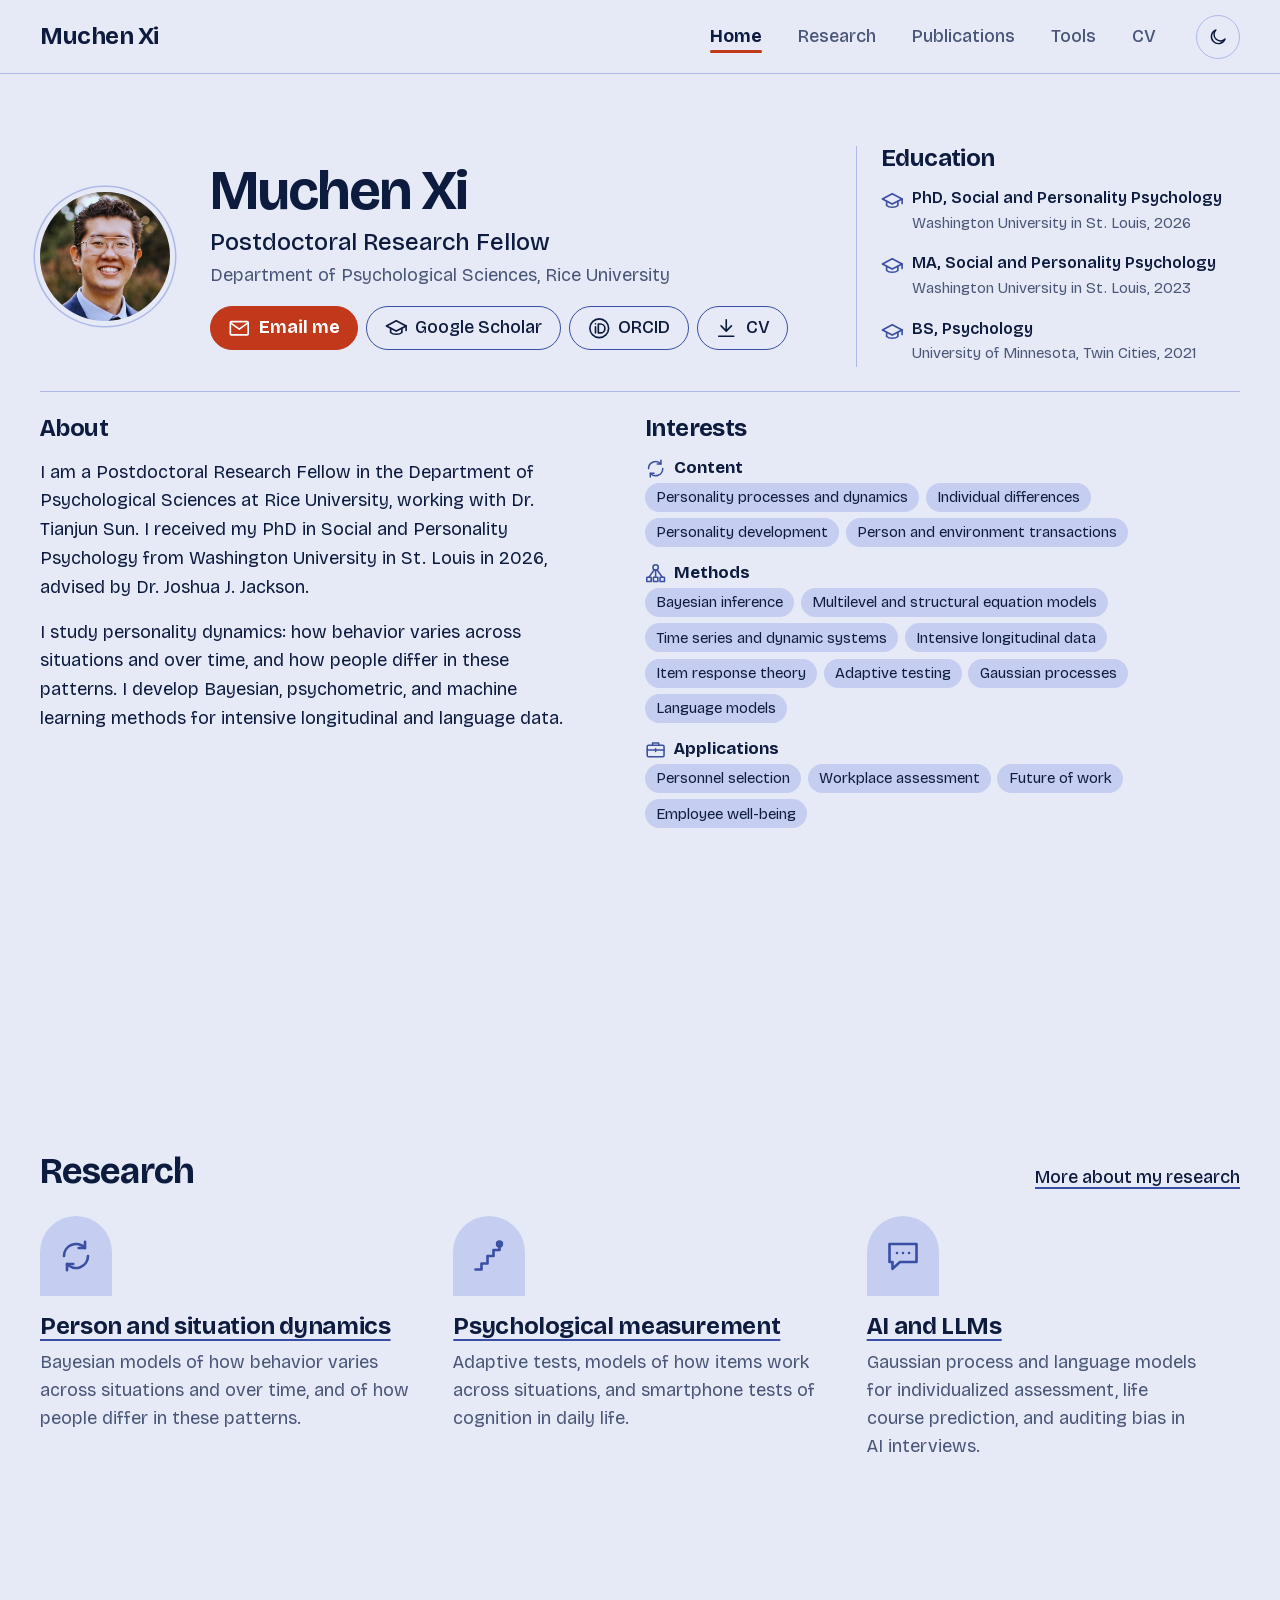
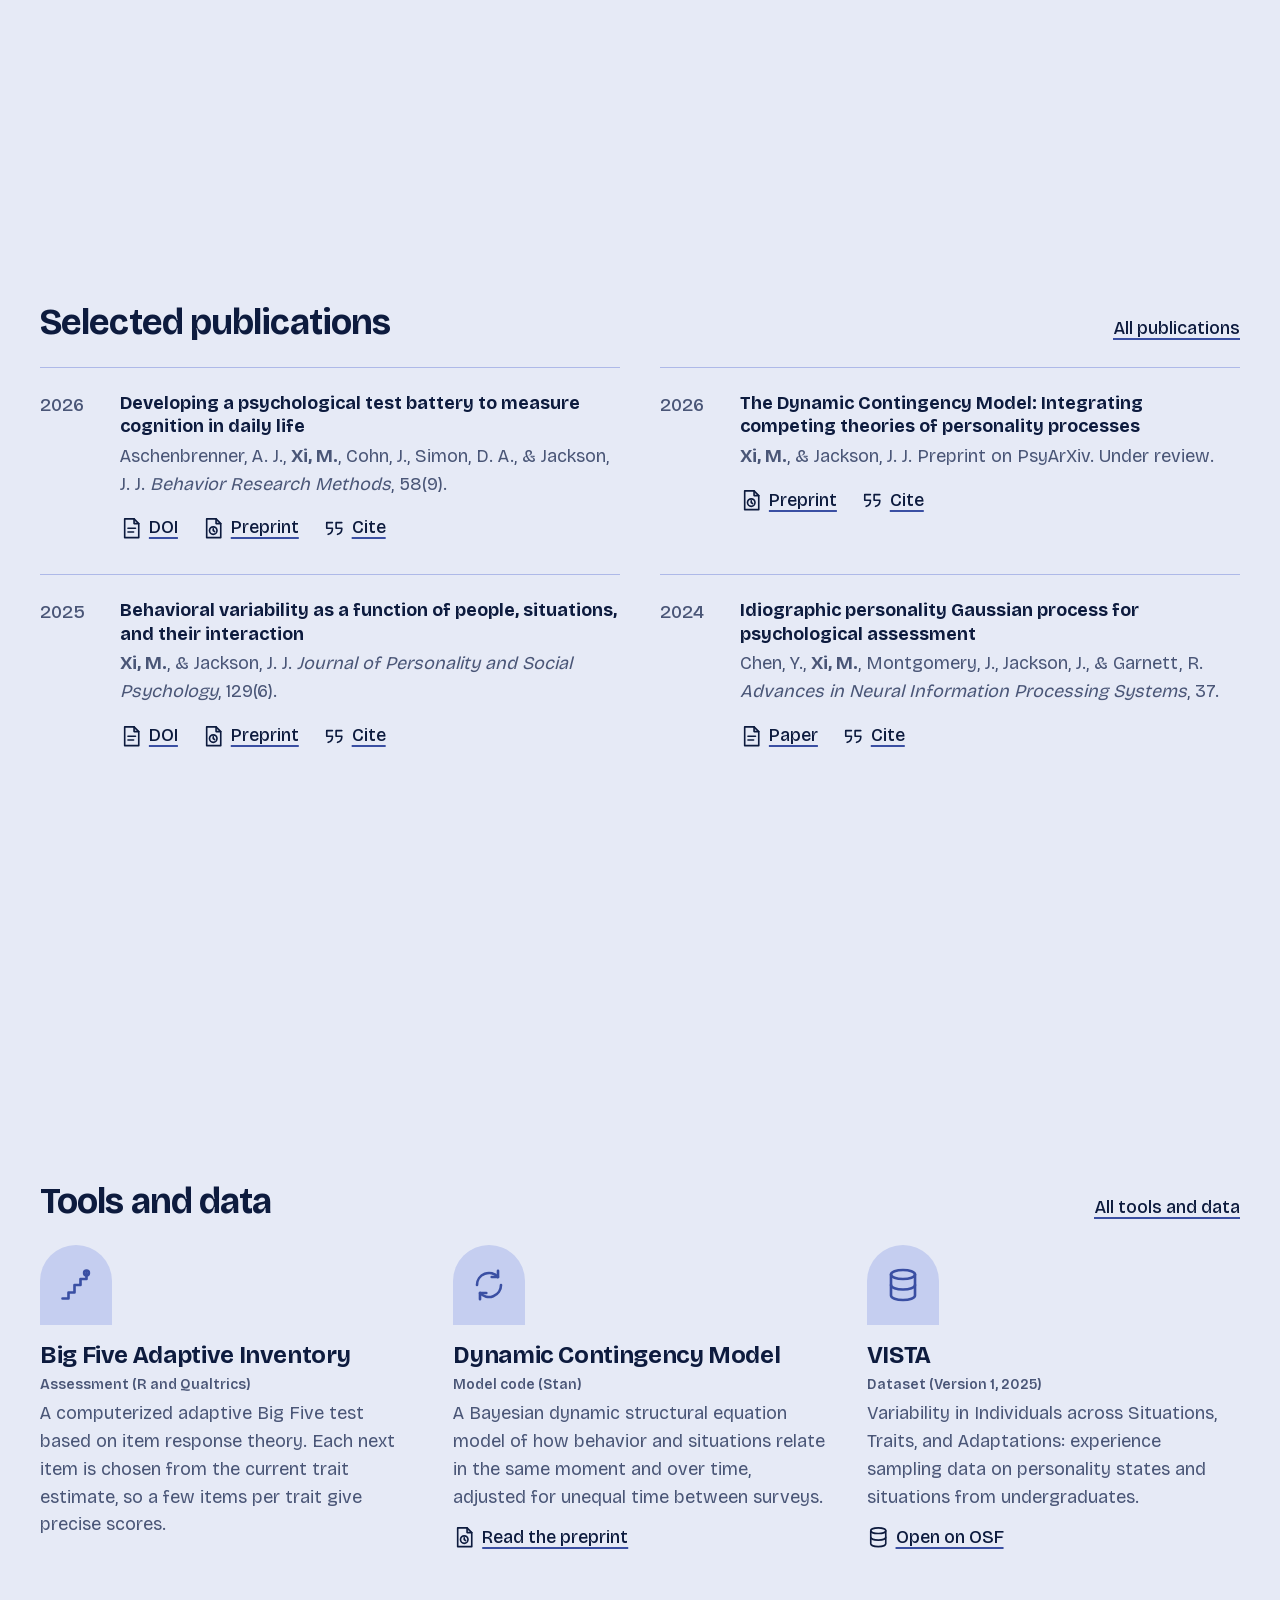
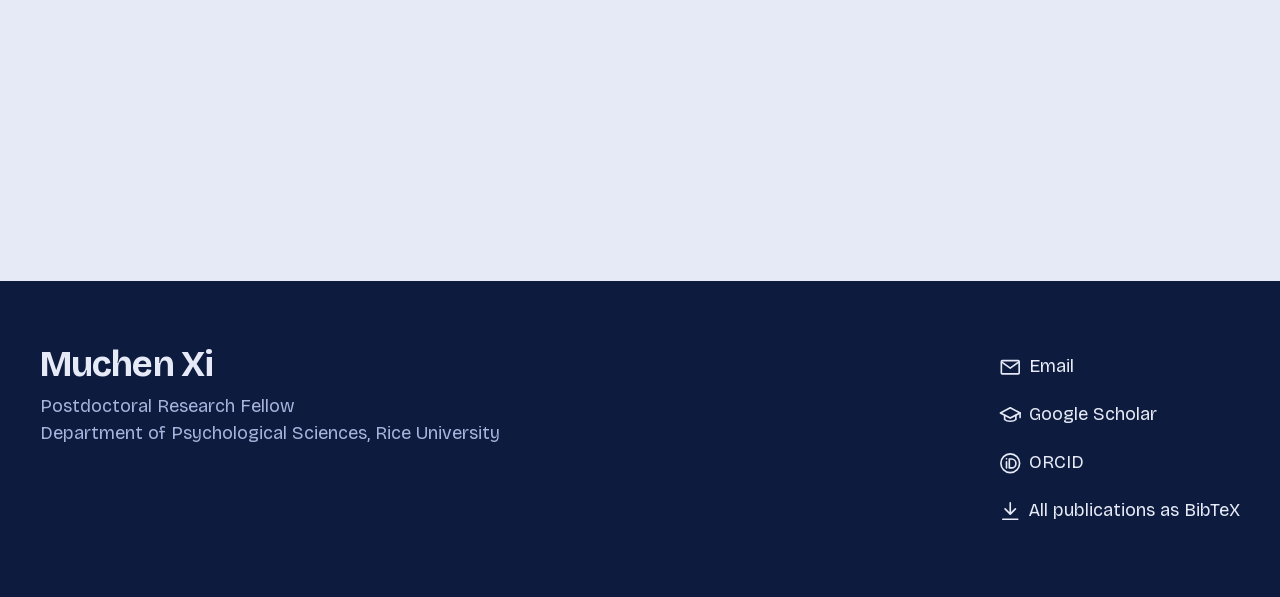
<file: index.html>
<!doctype html>
<!--
  index.html: the home page.

  Safe to edit: any text between the "EDIT HERE" markers.
  Shared pieces live elsewhere:
  - Name, menu, footer links: content/site.json
  - Recent updates list: content/news.json
  - Colors and fonts: assets/css/tokens.css
  The header and footer below are backups shown only if JavaScript fails;
  normally they are rebuilt from content/site.json.
-->
<html lang="en">
<head>
  <meta charset="utf-8">
  <meta name="viewport" content="width=device-width, initial-scale=1">
  <!-- EDIT HERE: page title and description (shown in search results and link previews) -->
  <title>Muchen Xi</title>
  <meta name="description" content="Muchen Xi, postdoctoral research fellow at Rice University. Research on personality dynamics, psychological measurement, and AI for psychological science.">
  <meta property="og:title" content="Muchen Xi">
  <meta property="og:description" content="Personality dynamics, psychological measurement, and AI for psychological science.">
  <meta property="og:type" content="website">
  <meta property="og:image" content="assets/img/muchen-xi.jpg">
  <meta name="twitter:card" content="summary">
  <!-- END EDIT -->
  <script src="assets/js/theme-init.js"></script>
  <link rel="preload" href="assets/fonts/bricolage-grotesque-latin.woff2" as="font" type="font/woff2" crossorigin>
  <link rel="stylesheet" href="assets/css/tokens.css">
  <link rel="stylesheet" href="assets/css/base.css">
  <link rel="stylesheet" href="assets/css/layout.css">
  <link rel="stylesheet" href="assets/css/components.css">
  <link rel="stylesheet" href="assets/css/home.css">
  <script src="assets/js/site.js" defer></script>
  <script src="assets/js/bibtex.js" defer></script>
  <script src="assets/js/apa.js" defer></script>
  <script src="assets/js/publications.js" defer></script>
  <script src="assets/js/tools.js" defer></script>
  <script src="assets/js/news.js" defer></script>
</head>
<body>
  <a class="skip-link" href="#main">Skip to content</a>

  <header class="site-header">
    <div class="site-header__inner">
      <a class="site-name" href="index.html">Muchen Xi</a>
      <nav class="site-nav" aria-label="Main menu">
        <ul>
          <li><a href="index.html" aria-current="page">Home</a></li>
          <li><a href="research.html">Research</a></li>
          <li><a href="publications.html">Publications</a></li>
          <li><a href="tools/index.html">Tools</a></li>
          <li><a href="files/cv.pdf">CV</a></li>
        </ul>
      </nav>
    </div>
  </header>

  <main id="main" tabindex="-1">

    <!-- SCREEN 1: profile with education, then bio and interests. Sized to fit one laptop screen. -->
    <section class="screen screen--first wrap" aria-labelledby="profile-name">

      <!-- ===== EDIT HERE: profile (photo, name, role, links, education) ===== -->
      <div class="profile">
        <img class="profile__photo" src="assets/img/muchen-xi.jpg" width="810" height="810" alt="Portrait of Muchen Xi, smiling, wearing glasses and a blue suit jacket, outdoors.">
        <div class="profile__text">
          <h1 class="profile__name" id="profile-name">Muchen Xi</h1>
          <p class="profile__role">Postdoctoral Research Fellow</p>
          <p class="profile__place">Department of Psychological Sciences, Rice University</p>
          <ul class="profile__links">
            <li><a class="button button--primary" href="mailto:mx22@rice.edu"><svg class="icon" aria-hidden="true"><use href="assets/img/icons.svg#i-mail"></use></svg>Email me</a></li>
            <li><a class="button" href="https://scholar.google.com/citations?user=0nWSjbAAAAAJ"><svg class="icon" aria-hidden="true"><use href="assets/img/icons.svg#i-scholar"></use></svg>Google Scholar</a></li>
            <li><a class="button" href="https://orcid.org/0000-0003-3939-9568"><svg class="icon" aria-hidden="true"><use href="assets/img/icons.svg#i-orcid"></use></svg>ORCID</a></li>
            <li><a class="button" href="files/cv.pdf"><svg class="icon" aria-hidden="true"><use href="assets/img/icons.svg#i-download"></use></svg>CV</a></li>
          </ul>
        </div>
        <div class="facts profile__edu">
          <h2>Education</h2>
          <ul class="degrees">
            <li><svg class="icon" aria-hidden="true"><use href="assets/img/icons.svg#i-scholar"></use></svg><div><strong>PhD, Social and Personality Psychology</strong><span>Washington University in St. Louis, 2026</span></div></li>
            <li><svg class="icon" aria-hidden="true"><use href="assets/img/icons.svg#i-scholar"></use></svg><div><strong>MA, Social and Personality Psychology</strong><span>Washington University in St. Louis, 2023</span></div></li>
            <li><svg class="icon" aria-hidden="true"><use href="assets/img/icons.svg#i-scholar"></use></svg><div><strong>BS, Psychology</strong><span>University of Minnesota, Twin Cities, 2021</span></div></li>
          </ul>
        </div>
      </div>
      <!-- ===== END EDIT ===== -->

      <!-- ===== EDIT HERE: bio and interests (two columns side by side) ===== -->
      <div class="intro">
        <div class="intro__bio">
          <h2>About</h2>
          <p><span class="draft">I am a Postdoctoral Research Fellow in the Department of Psychological Sciences at Rice University, working with Dr. Tianjun Sun. I received my PhD in Social and Personality Psychology from Washington University in St. Louis in 2026, advised by Dr. Joshua J. Jackson.</span></p>
          <p><span class="draft">I study personality dynamics: how behavior varies across situations and over time, and how people differ in these patterns. I develop Bayesian, psychometric, and machine learning methods for intensive longitudinal and language data.</span></p>
        </div>

        <div class="facts">
          <h2>Interests</h2>
          <div class="interests">
            <div class="interest">
              <h3><svg class="icon" aria-hidden="true"><use href="assets/img/icons.svg#i-dynamics"></use></svg>Content</h3>
              <ul class="tags">
                <li>Personality processes and dynamics</li>
                <li>Individual differences</li>
                <li>Personality development</li>
                <li>Person and environment transactions</li>
              </ul>
            </div>
            <div class="interest">
              <h3><svg class="icon" aria-hidden="true"><use href="assets/img/icons.svg#i-latent"></use></svg>Methods</h3>
              <ul class="tags">
                <li>Bayesian inference</li>
                <li>Multilevel and structural equation models</li>
                <li>Time series and dynamic systems</li>
                <li>Intensive longitudinal data</li>
                <li>Item response theory</li>
                <li>Adaptive testing</li>
                <li>Gaussian processes</li>
                <li>Language models</li>
              </ul>
            </div>
            <div class="interest">
              <h3><svg class="icon" aria-hidden="true"><use href="assets/img/icons.svg#i-work"></use></svg>Applications</h3>
              <ul class="tags">
                <li>Personnel selection</li>
                <li>Workplace assessment</li>
                <li>Future of work</li>
                <li>Employee well-being</li>
              </ul>
            </div>
          </div>
        </div>
      </div>
      <!-- ===== END EDIT ===== -->
    </section>

    <!-- SCREEN 2: research areas and recent updates -->
    <section class="screen wrap" aria-label="Research and recent updates">

      <!-- ===== EDIT HERE: three research lines ===== -->
      <section class="block" aria-labelledby="research-title">
        <div class="section__head">
          <h2 id="research-title">Research</h2>
          <a class="section__more" href="research.html">More about my research</a>
        </div>
        <ul class="lines">
          <li class="line">
            <span class="tile"><svg class="icon" aria-hidden="true"><use href="assets/img/icons.svg#i-dynamics"></use></svg></span>
            <h3><a href="research.html#dynamics">Person and situation dynamics</a></h3>
            <p><span class="draft">Bayesian models of how behavior varies across situations and over time, and of how people differ in these patterns.</span></p>
          </li>
          <li class="line">
            <span class="tile"><svg class="icon" aria-hidden="true"><use href="assets/img/icons.svg#i-adaptive"></use></svg></span>
            <h3><a href="research.html#measurement">Psychological measurement</a></h3>
            <p><span class="draft">Adaptive tests, models of how items work across situations, and smartphone tests of cognition in daily life.</span></p>
          </li>
          <li class="line">
            <span class="tile"><svg class="icon" aria-hidden="true"><use href="assets/img/icons.svg#i-language"></use></svg></span>
            <h3><a href="research.html#ai">AI and LLMs</a></h3>
            <p><span class="draft">Gaussian process and language models for individualized assessment, life course prediction, and auditing bias in AI interviews.</span></p>
          </li>
        </ul>
      </section>
      <!-- ===== END EDIT ===== -->

      <!-- Recent updates: edit content/news.json, not this page. -->
      <section class="block" aria-labelledby="news-title">
        <div class="section__head">
          <h2 id="news-title">Recent updates</h2>
        </div>
        <ol class="news-list" id="news-list">
          <li class="news"><p>Updates appear here when the page loads through the local server.</p></li>
        </ol>
      </section>
    </section>

    <!-- SCREEN 3: selected publications (papers marked selected = {true} in content/publications.bib) -->
    <section class="screen wrap" aria-labelledby="pubs-title">
      <div class="section__head">
        <h2 id="pubs-title">Selected publications</h2>
        <a class="section__more" href="publications.html">All publications</a>
      </div>
      <ol class="pub-list" id="selected-pubs">
        <li class="pub"><p>Papers load from <a href="content/publications.bib">publications.bib</a>. See the <a href="publications.html">full list</a>.</p></li>
      </ol>
    </section>

    <!-- SCREEN 4: tools and data (items marked "featured" in content/tools.json) -->
    <section class="screen wrap" aria-labelledby="tools-title">
      <div class="section__head">
        <h2 id="tools-title">Tools and data</h2>
        <a class="section__more" href="tools/index.html">All tools and data</a>
      </div>
      <ul class="tool-list" id="featured-tools">
        <li class="tool"><p>Tools load from <a href="content/tools.json">tools.json</a>.</p></li>
      </ul>
    </section>

  </main>

  <footer class="site-footer">
    <div class="site-footer__inner">
      <div>
        <p class="site-footer__name">Muchen Xi</p>
        <p class="site-footer__role">Postdoctoral Research Fellow<br>Department of Psychological Sciences, Rice University</p>
      </div>
      <ul class="site-footer__links">
        <li><a href="mailto:mx22@rice.edu"><span>Email</span></a></li>
        <li><a href="https://scholar.google.com/citations?user=0nWSjbAAAAAJ"><span>Google Scholar</span></a></li>
        <li><a href="https://orcid.org/0000-0003-3939-9568"><span>ORCID</span></a></li>
        <li><a href="content/publications.bib"><span>All publications as BibTeX</span></a></li>
      </ul>
    </div>
  </footer>
</body>
</html>
</file>
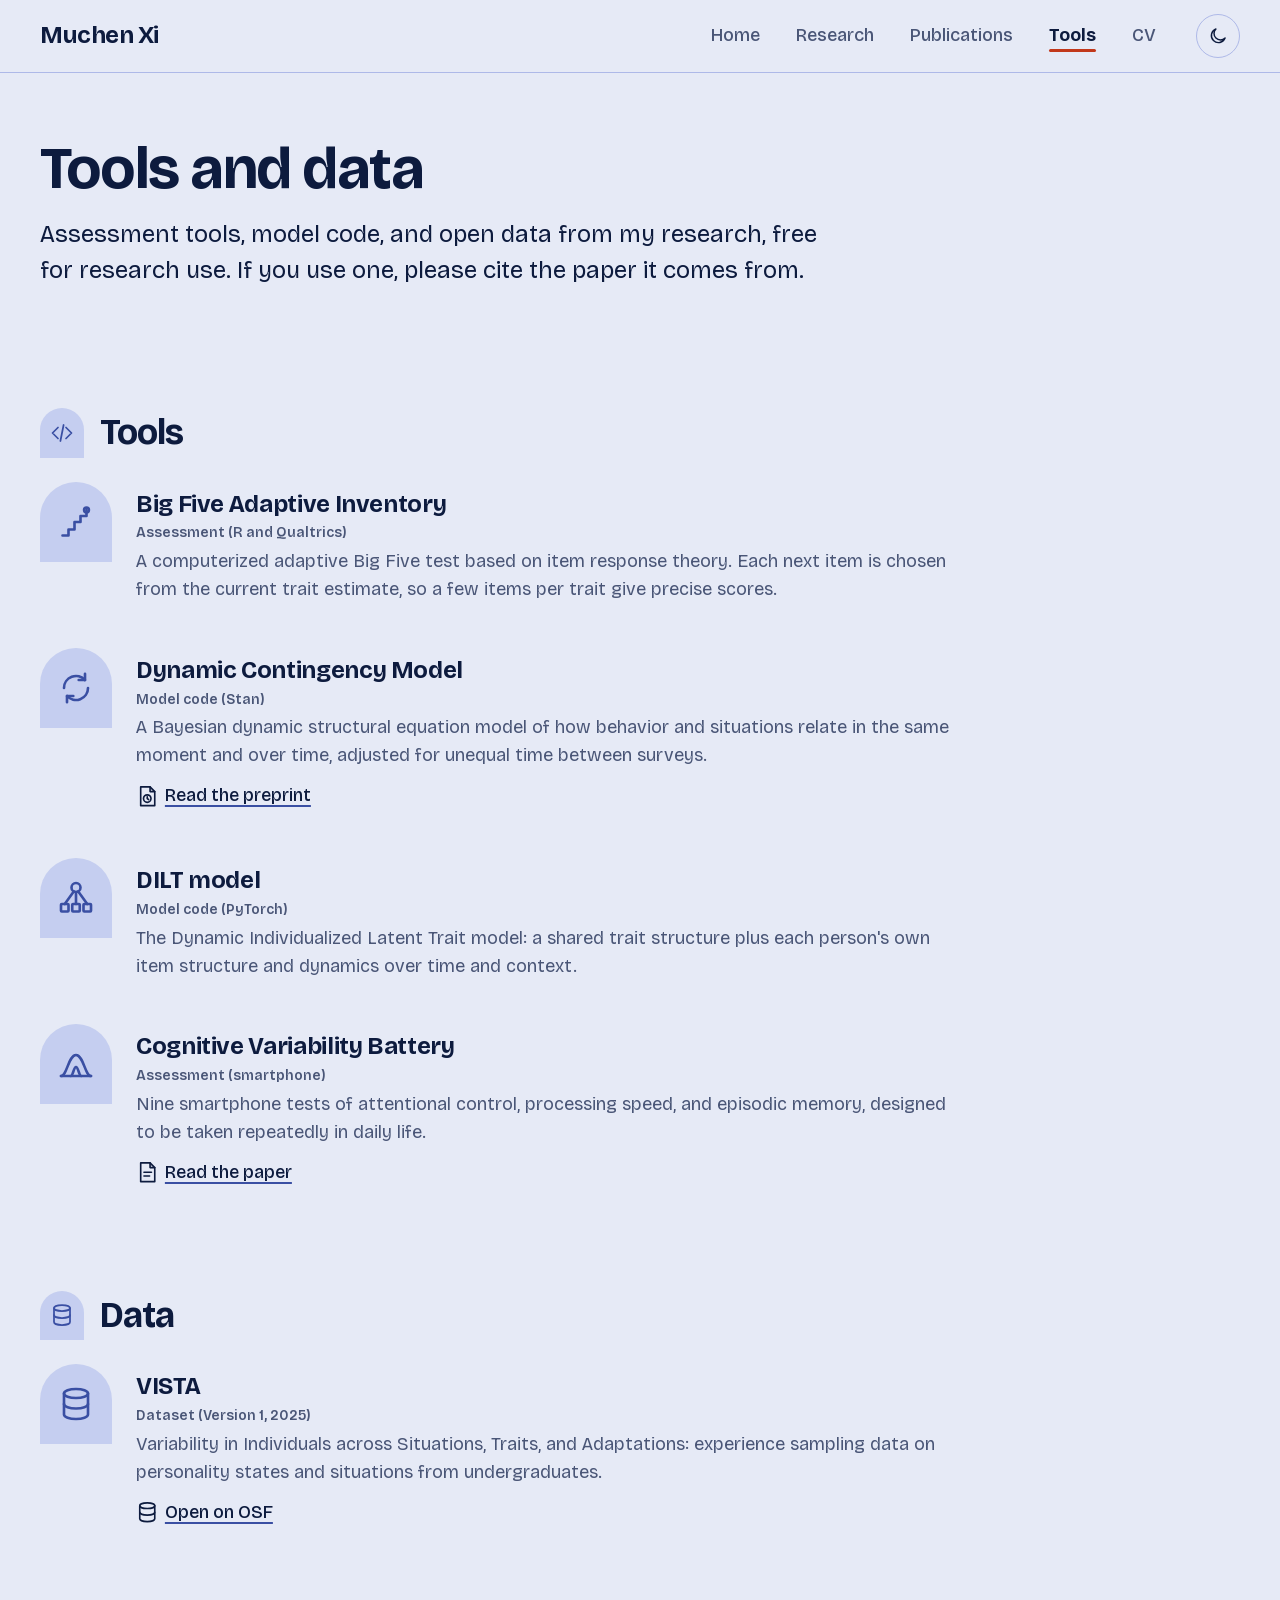
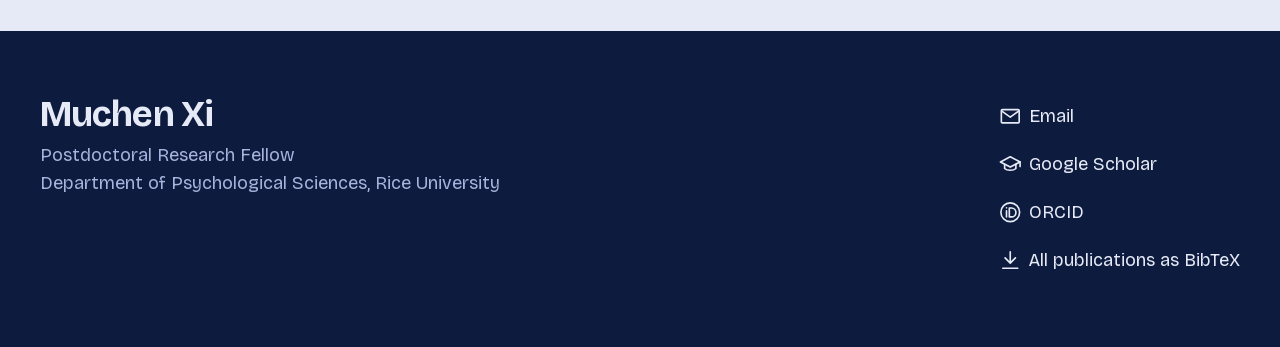
<file: tools/index.html>
<!doctype html>
<!--
  tools/index.html: the directory of tools, model code, and datasets.

  The list fills itself from content/tools.json; edit that file to add a tool.
  Safe to edit: the text between the "EDIT HERE" markers.
  Each tool can later get its own folder here, for example tools/adaptive-big-five/index.html.
  The header and footer below are backups shown only if JavaScript fails;
  normally they are rebuilt from content/site.json.
-->
<html lang="en">
<head>
  <meta charset="utf-8">
  <meta name="viewport" content="width=device-width, initial-scale=1">
  <title>Tools and data, Muchen Xi</title>
  <meta name="description" content="Assessment tools, model code, and open datasets by Muchen Xi.">
  <meta property="og:title" content="Tools and data, Muchen Xi">
  <meta property="og:description" content="Assessment tools, model code, and open datasets.">
  <meta property="og:type" content="website">
  <meta property="og:image" content="../assets/img/muchen-xi.jpg">
  <script src="../assets/js/theme-init.js"></script>
  <link rel="preload" href="../assets/fonts/bricolage-grotesque-latin.woff2" as="font" type="font/woff2" crossorigin>
  <link rel="stylesheet" href="../assets/css/tokens.css">
  <link rel="stylesheet" href="../assets/css/base.css">
  <link rel="stylesheet" href="../assets/css/layout.css">
  <link rel="stylesheet" href="../assets/css/components.css">
  <link rel="stylesheet" href="../assets/css/pages.css">
  <script src="../assets/js/site.js" defer></script>
  <script src="../assets/js/tools.js" defer></script>
</head>
<body>
  <a class="skip-link" href="#main">Skip to content</a>

  <header class="site-header">
    <div class="site-header__inner">
      <a class="site-name" href="../index.html">Muchen Xi</a>
      <nav class="site-nav" aria-label="Main menu">
        <ul>
          <li><a href="../index.html">Home</a></li>
          <li><a href="../research.html">Research</a></li>
          <li><a href="../publications.html">Publications</a></li>
          <li><a href="../tools/index.html" aria-current="page">Tools</a></li>
          <li><a href="../files/cv.pdf">CV</a></li>
        </ul>
      </nav>
    </div>
  </header>

  <main id="main" tabindex="-1" class="wrap">
    <!-- ===== EDIT HERE: page introduction ===== -->
    <section class="page-head">
      <h1>Tools and data</h1>
      <p class="page-head__lead">Assessment tools, model code, and open data from my research, free for research use. If you use one, please cite the paper it comes from.</p>
    </section>
    <!-- ===== END EDIT ===== -->

    <section class="section" aria-labelledby="tools-title">
      <h2 class="section__title" id="tools-title"><span class="tile tile--small"><svg class="icon" aria-hidden="true"><use href="../assets/img/icons.svg#i-code"></use></svg></span>Tools</h2>
      <ul class="tool-list" id="tool-list">
        <li class="tool"><p>The list loads from <a href="../content/tools.json">tools.json</a>.</p></li>
      </ul>
    </section>

    <section class="section" aria-labelledby="data-title">
      <h2 class="section__title" id="data-title"><span class="tile tile--small"><svg class="icon" aria-hidden="true"><use href="../assets/img/icons.svg#i-dataset"></use></svg></span>Data</h2>
      <ul class="tool-list" id="data-list">
        <li class="tool"><p>The list loads from <a href="../content/tools.json">tools.json</a>.</p></li>
      </ul>
    </section>
  </main>

  <footer class="site-footer">
    <div class="site-footer__inner">
      <div>
        <p class="site-footer__name">Muchen Xi</p>
        <p class="site-footer__role">Postdoctoral Research Fellow<br>Department of Psychological Sciences, Rice University</p>
      </div>
      <ul class="site-footer__links">
        <li><a href="mailto:mx22@rice.edu"><span>Email</span></a></li>
        <li><a href="https://scholar.google.com/citations?user=0nWSjbAAAAAJ"><span>Google Scholar</span></a></li>
        <li><a href="https://orcid.org/0000-0003-3939-9568"><span>ORCID</span></a></li>
        <li><a href="../content/publications.bib"><span>All publications as BibTeX</span></a></li>
      </ul>
    </div>
  </footer>
</body>
</html>
</file>
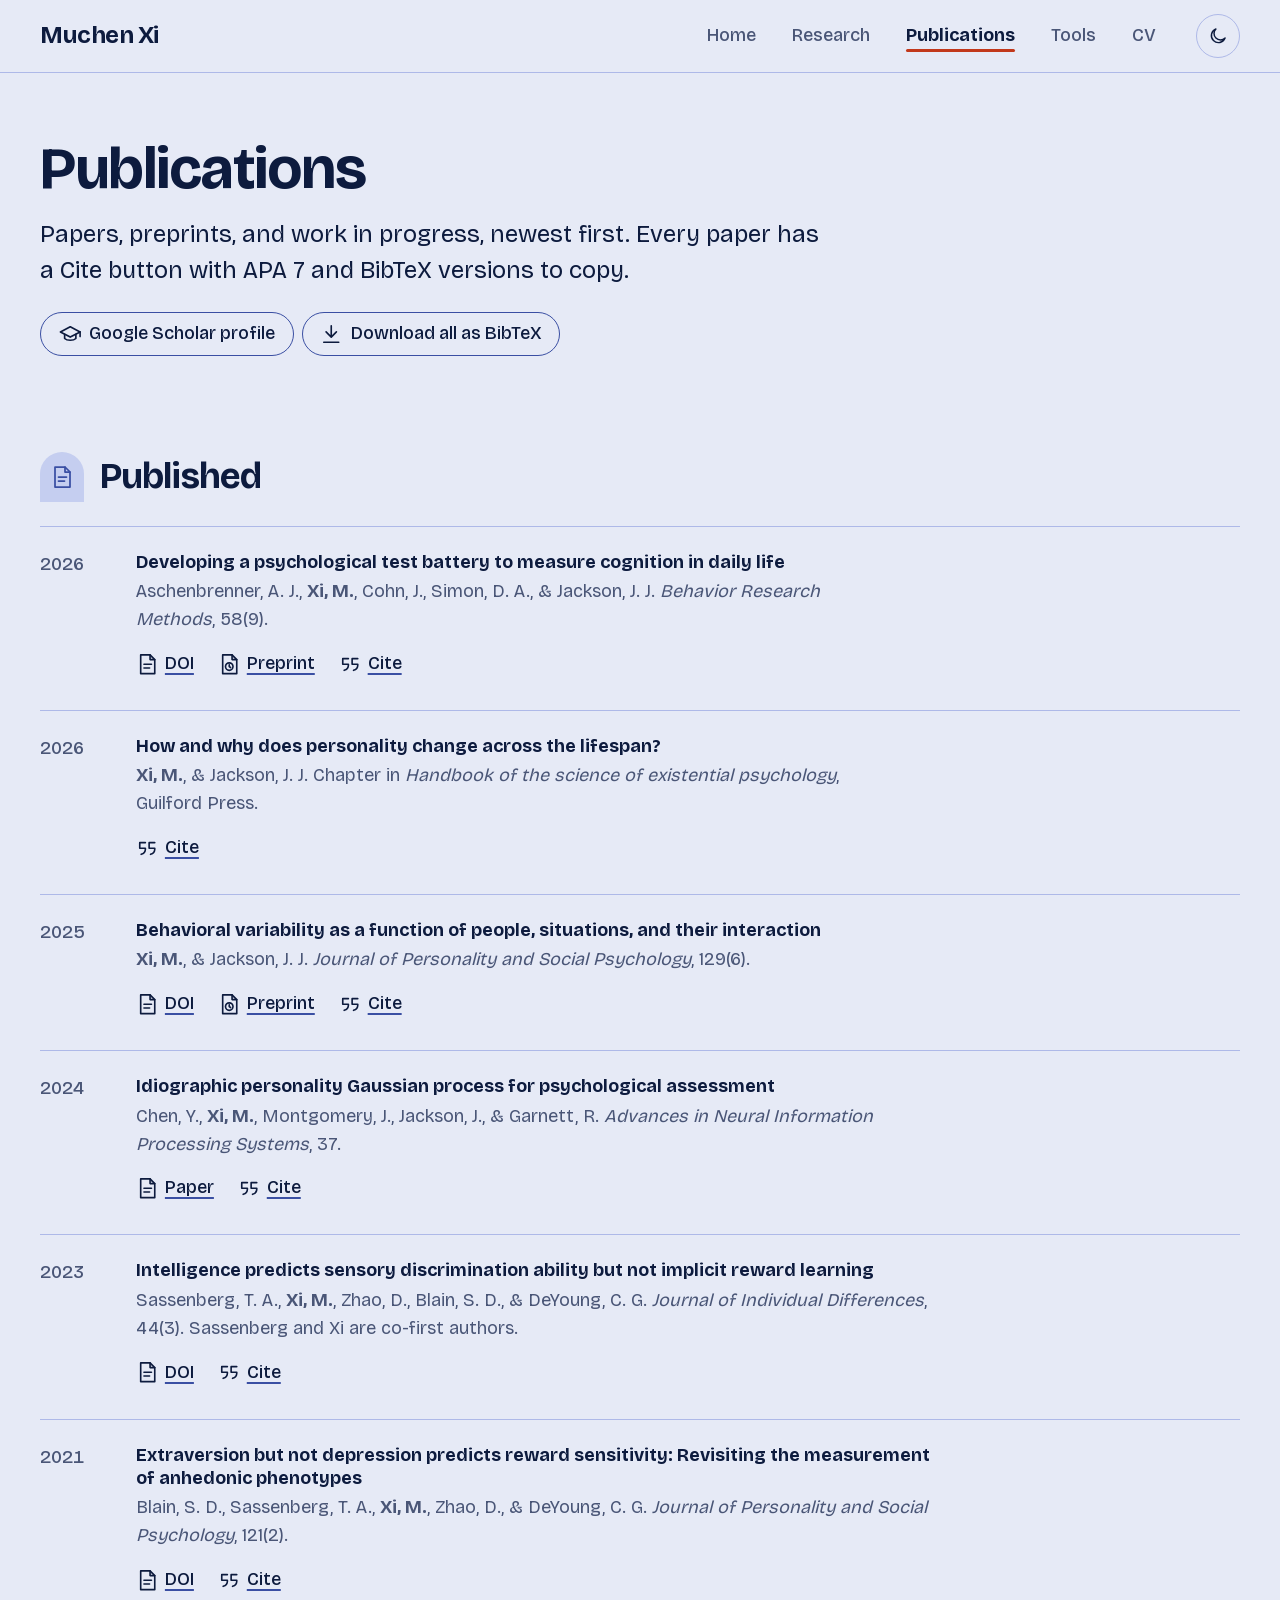
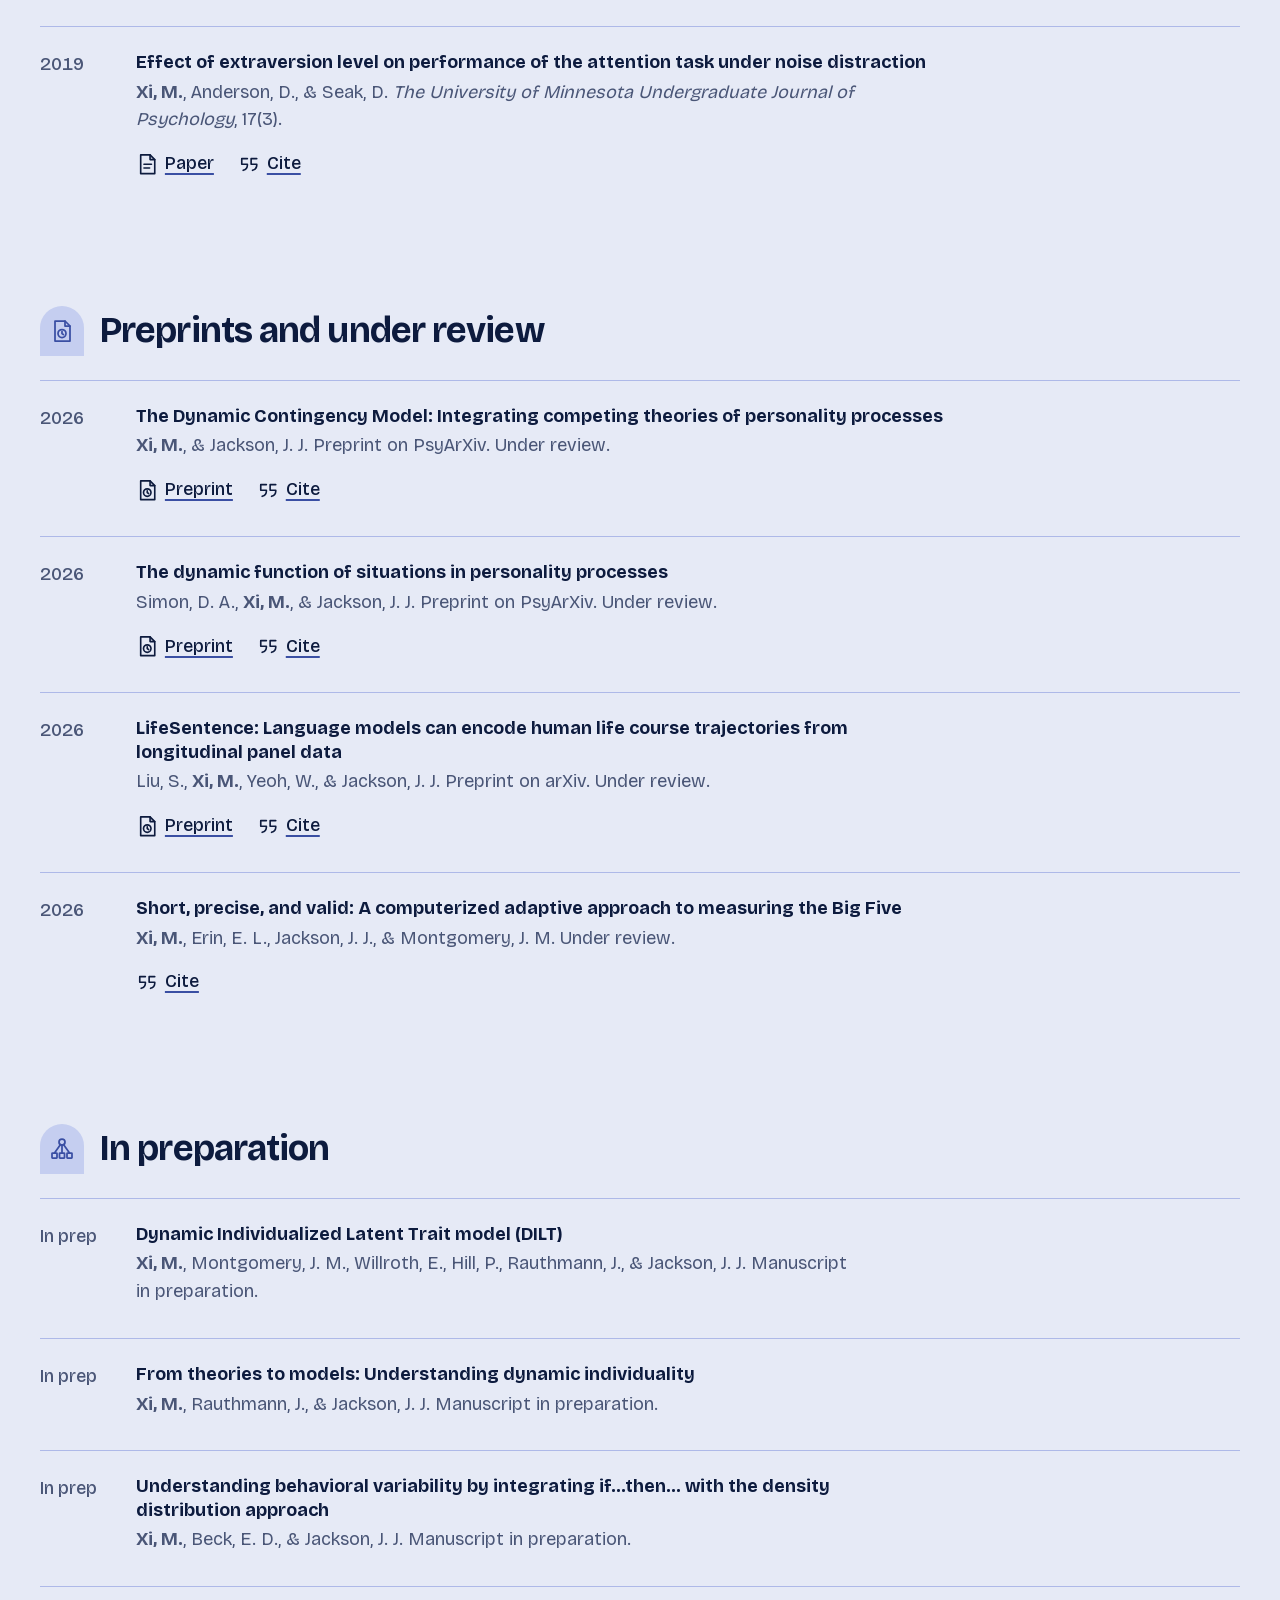
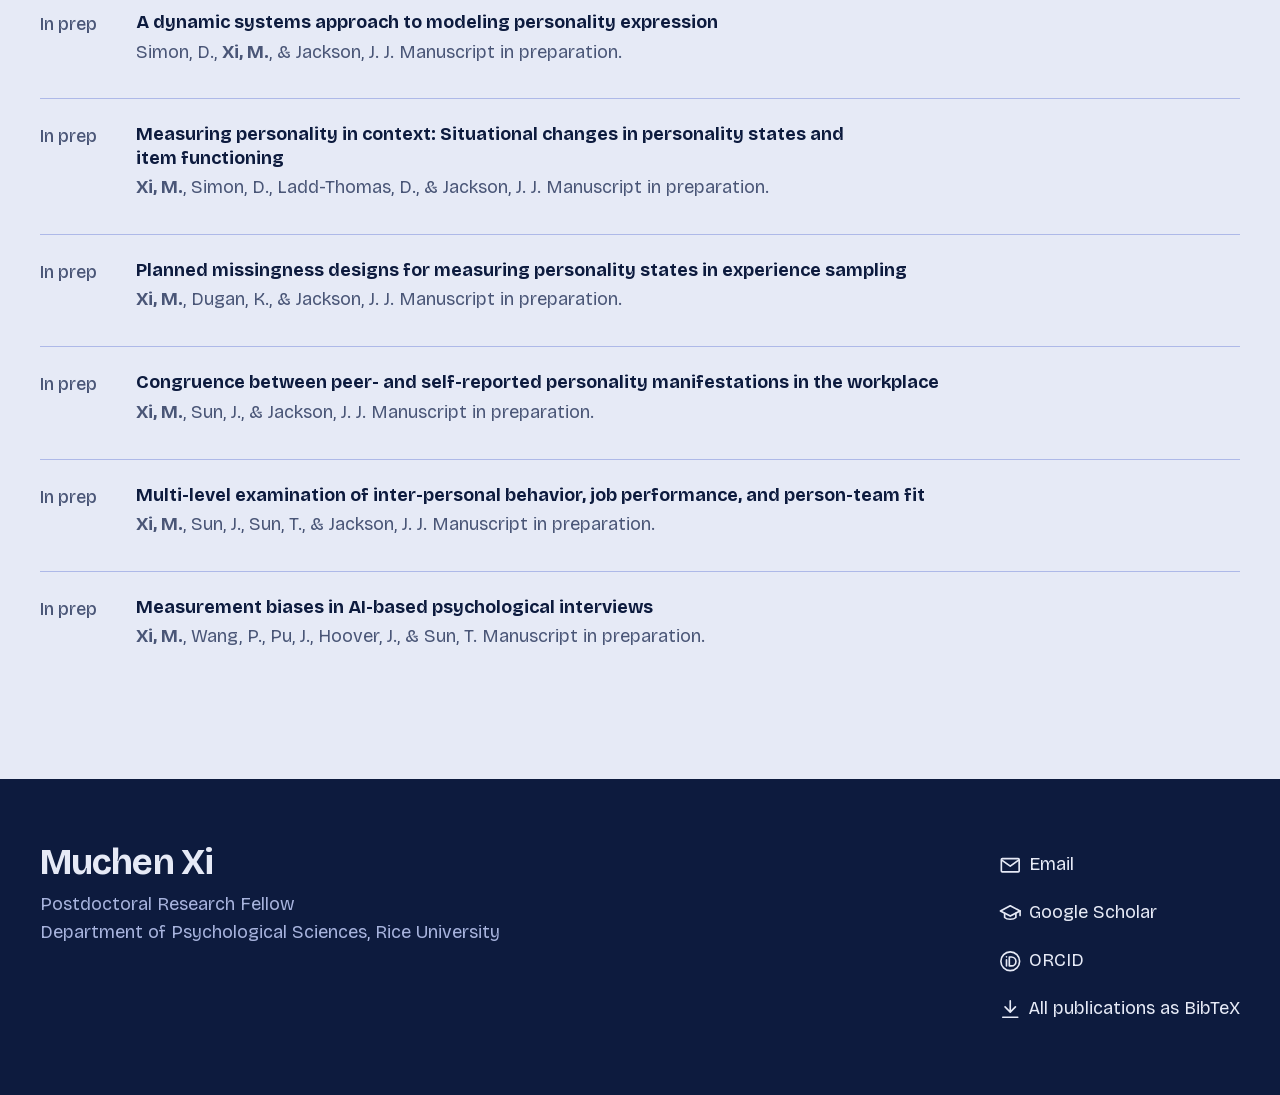
<file: publications.html>
<!doctype html>
<!--
  publications.html: the full list of papers.

  The lists fill themselves from content/publications.bib. To add a paper,
  edit that file, not this page.
  Safe to edit: the text between the "EDIT HERE" markers.
  The header and footer below are backups shown only if JavaScript fails;
  normally they are rebuilt from content/site.json.
-->
<html lang="en">
<head>
  <meta charset="utf-8">
  <meta name="viewport" content="width=device-width, initial-scale=1">
  <title>Publications, Muchen Xi</title>
  <meta name="description" content="Publications by Muchen Xi on personality dynamics, psychological measurement, and AI for psychological science, with APA and BibTeX citations.">
  <meta property="og:title" content="Publications, Muchen Xi">
  <meta property="og:description" content="Papers, preprints, and work in progress, with citations to copy.">
  <meta property="og:type" content="website">
  <meta property="og:image" content="assets/img/muchen-xi.jpg">
  <script src="assets/js/theme-init.js"></script>
  <link rel="preload" href="assets/fonts/bricolage-grotesque-latin.woff2" as="font" type="font/woff2" crossorigin>
  <link rel="stylesheet" href="assets/css/tokens.css">
  <link rel="stylesheet" href="assets/css/base.css">
  <link rel="stylesheet" href="assets/css/layout.css">
  <link rel="stylesheet" href="assets/css/components.css">
  <link rel="stylesheet" href="assets/css/pages.css">
  <script src="assets/js/site.js" defer></script>
  <script src="assets/js/bibtex.js" defer></script>
  <script src="assets/js/apa.js" defer></script>
  <script src="assets/js/publications.js" defer></script>
</head>
<body>
  <a class="skip-link" href="#main">Skip to content</a>

  <header class="site-header">
    <div class="site-header__inner">
      <a class="site-name" href="index.html">Muchen Xi</a>
      <nav class="site-nav" aria-label="Main menu">
        <ul>
          <li><a href="index.html">Home</a></li>
          <li><a href="research.html">Research</a></li>
          <li><a href="publications.html" aria-current="page">Publications</a></li>
          <li><a href="tools/index.html">Tools</a></li>
          <li><a href="files/cv.pdf">CV</a></li>
        </ul>
      </nav>
    </div>
  </header>

  <main id="main" tabindex="-1" class="wrap">
    <!-- ===== EDIT HERE: page introduction ===== -->
    <section class="page-head">
      <h1>Publications</h1>
      <p class="page-head__lead">Papers, preprints, and work in progress, newest first. Every paper has a Cite button with APA 7 and BibTeX versions to copy.</p>
      <ul class="buttons">
        <li><a class="button" href="https://scholar.google.com/citations?user=0nWSjbAAAAAJ"><svg class="icon" aria-hidden="true"><use href="assets/img/icons.svg#i-scholar"></use></svg>Google Scholar profile</a></li>
        <li><a class="button" href="content/publications.bib"><svg class="icon" aria-hidden="true"><use href="assets/img/icons.svg#i-download"></use></svg>Download all as BibTeX</a></li>
      </ul>
    </section>
    <!-- ===== END EDIT ===== -->

    <section class="section" aria-labelledby="published-title">
      <h2 class="section__title" id="published-title"><span class="tile tile--small"><svg class="icon" aria-hidden="true"><use href="assets/img/icons.svg#i-paper"></use></svg></span>Published</h2>
      <ol class="pub-list" id="pub-published">
        <li class="pub"><p>The list loads from <a href="content/publications.bib">publications.bib</a>. If it does not appear, open that file to see every paper.</p></li>
      </ol>
    </section>

    <section class="section" aria-labelledby="review-title">
      <h2 class="section__title" id="review-title"><span class="tile tile--small"><svg class="icon" aria-hidden="true"><use href="assets/img/icons.svg#i-preprint"></use></svg></span>Preprints and under review</h2>
      <ol class="pub-list" id="pub-review">
        <li class="pub"><p>The list loads from <a href="content/publications.bib">publications.bib</a>.</p></li>
      </ol>
    </section>

    <section class="section" aria-labelledby="prep-title">
      <h2 class="section__title" id="prep-title"><span class="tile tile--small"><svg class="icon" aria-hidden="true"><use href="assets/img/icons.svg#i-latent"></use></svg></span>In preparation</h2>
      <ol class="pub-list" id="pub-prep">
        <li class="pub"><p>The list loads from <a href="content/publications.bib">publications.bib</a>.</p></li>
      </ol>
    </section>
  </main>

  <footer class="site-footer">
    <div class="site-footer__inner">
      <div>
        <p class="site-footer__name">Muchen Xi</p>
        <p class="site-footer__role">Postdoctoral Research Fellow<br>Department of Psychological Sciences, Rice University</p>
      </div>
      <ul class="site-footer__links">
        <li><a href="mailto:mx22@rice.edu"><span>Email</span></a></li>
        <li><a href="https://scholar.google.com/citations?user=0nWSjbAAAAAJ"><span>Google Scholar</span></a></li>
        <li><a href="https://orcid.org/0000-0003-3939-9568"><span>ORCID</span></a></li>
        <li><a href="content/publications.bib"><span>All publications as BibTeX</span></a></li>
      </ul>
    </div>
  </footer>
</body>
</html>
</file>
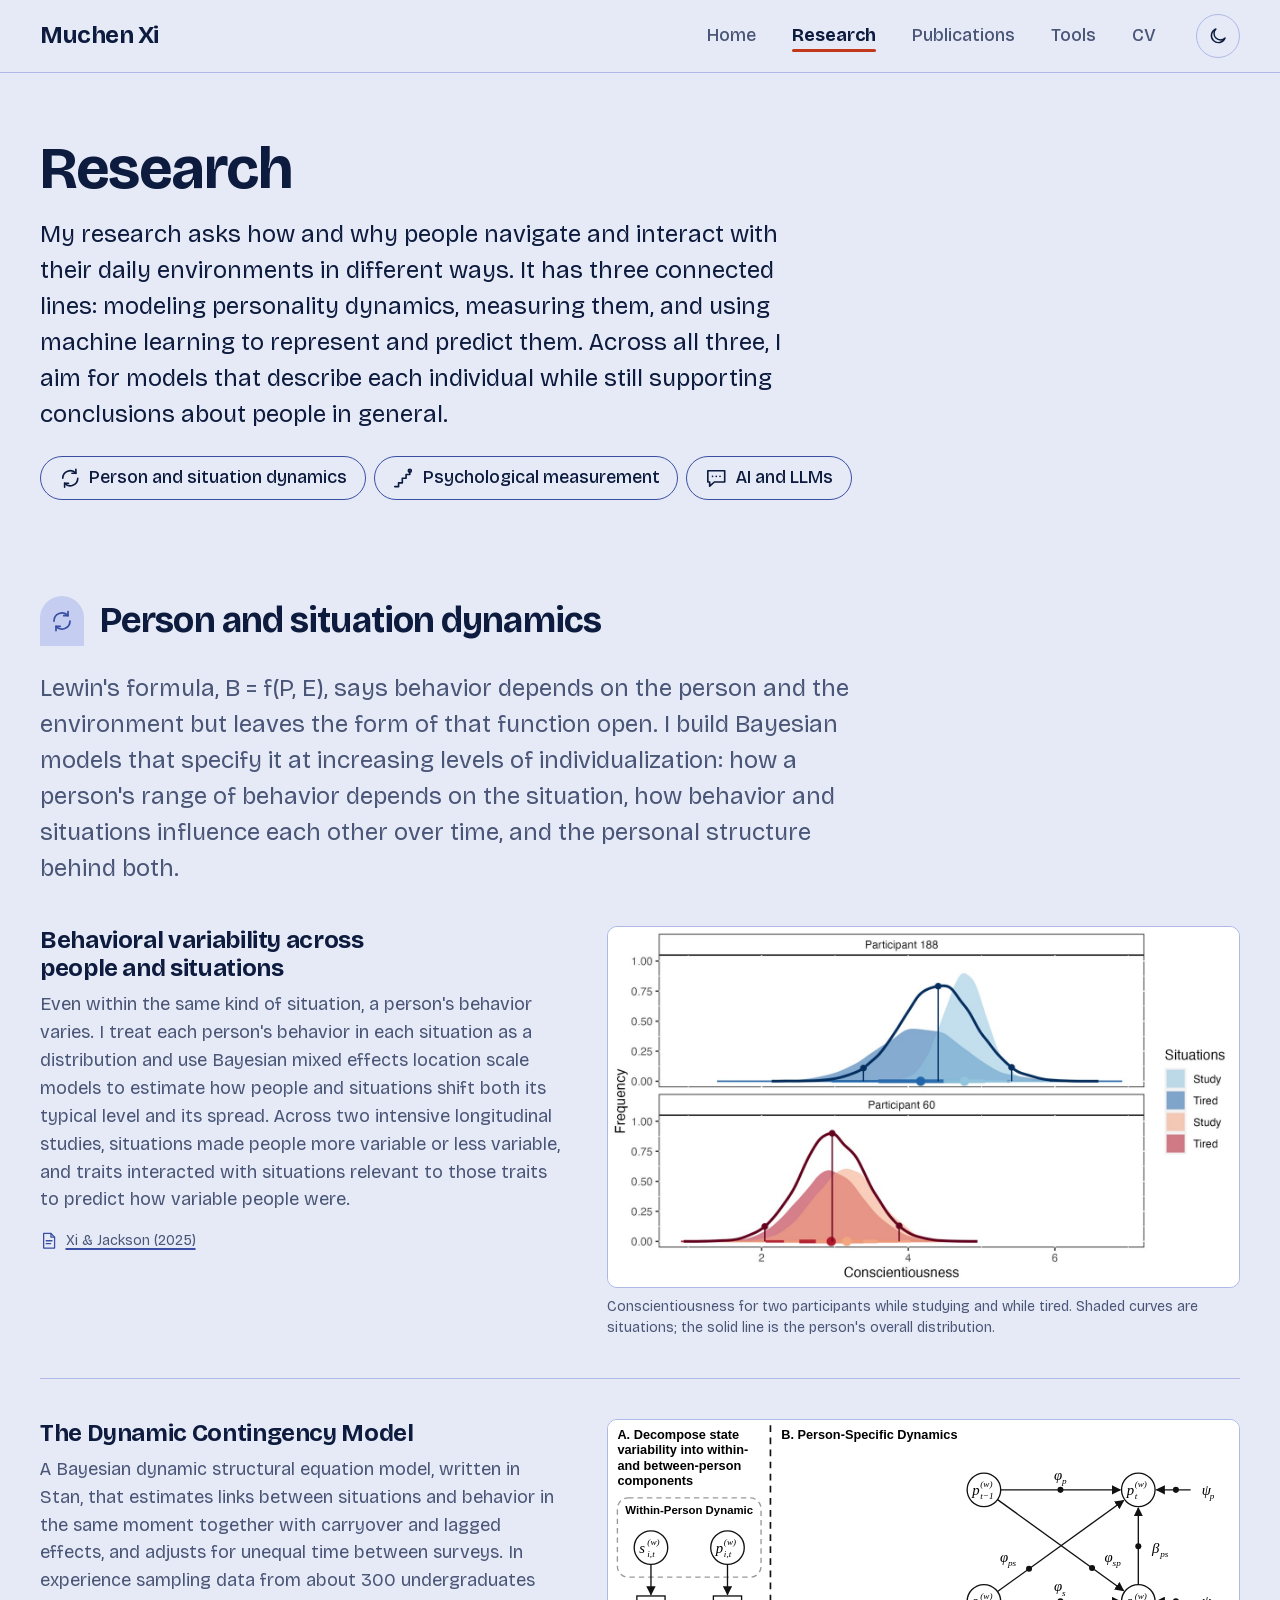
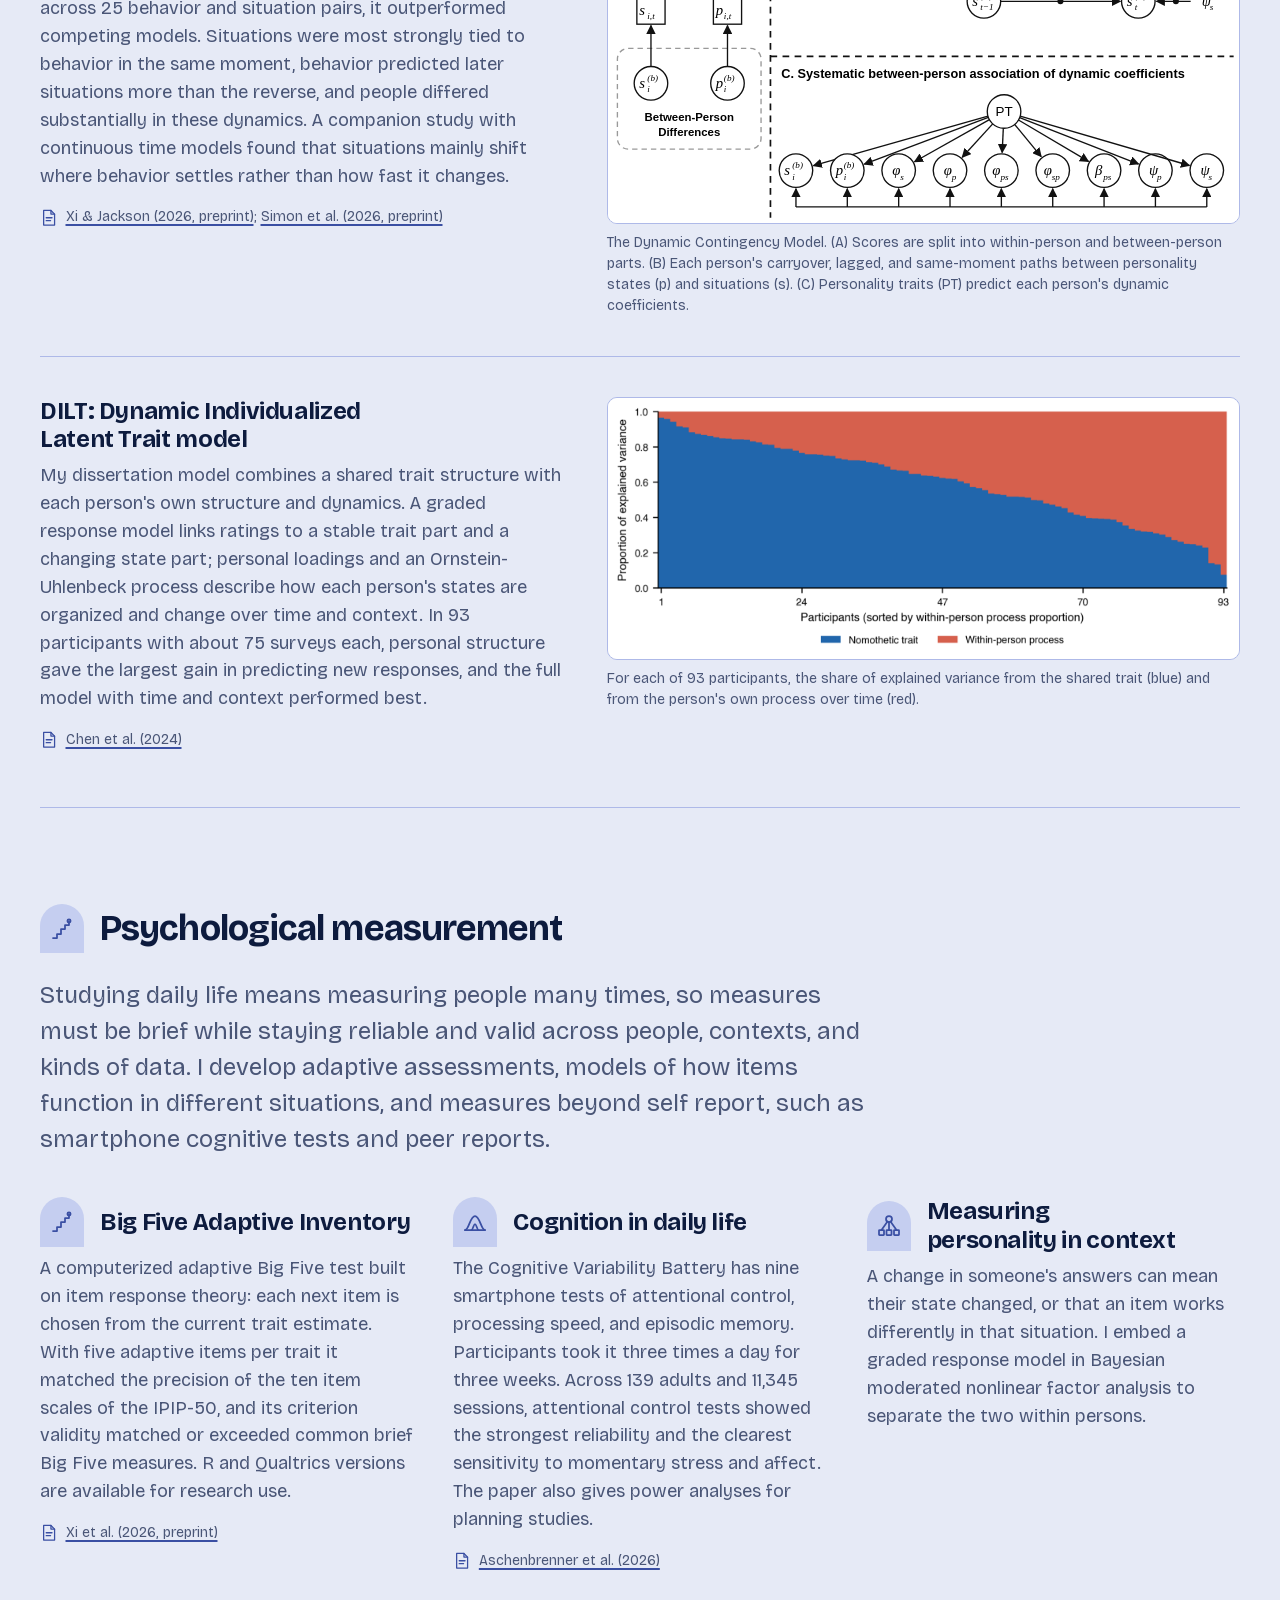
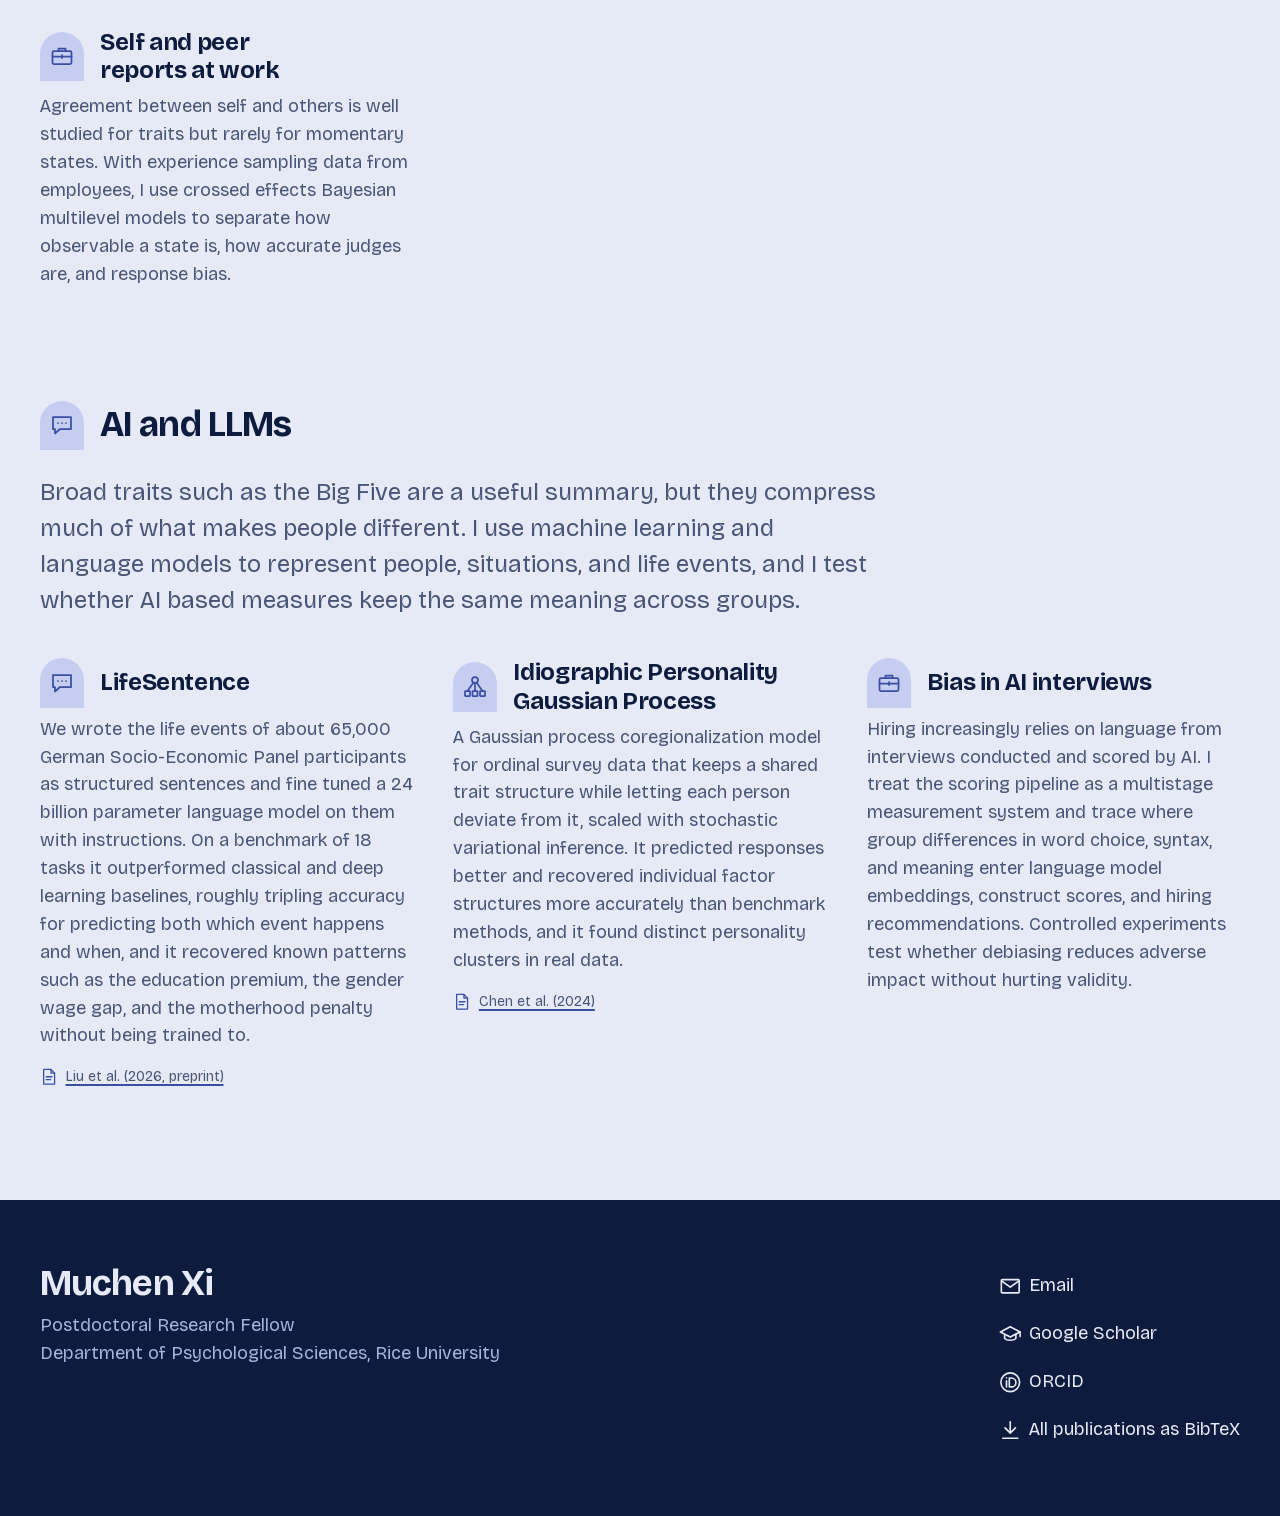
<file: research.html>
<!doctype html>
<!--
  research.html: the three lines of research, each with its projects.

  Safe to edit: the text between the "EDIT HERE" markers.
  The projects (titles, summaries, figures, papers) come from
  content/projects.json; edit that file to change them.
  The header and footer below are backups shown only if JavaScript fails;
  normally they are rebuilt from content/site.json.
-->
<html lang="en">
<head>
  <meta charset="utf-8">
  <meta name="viewport" content="width=device-width, initial-scale=1">
  <title>Research, Muchen Xi</title>
  <meta name="description" content="Muchen Xi's research: Bayesian models of person and situation dynamics, psychological measurement, and AI for psychological science.">
  <meta property="og:title" content="Research, Muchen Xi">
  <meta property="og:description" content="Person and situation dynamics, psychological measurement, and AI and LLMs.">
  <meta property="og:type" content="website">
  <meta property="og:image" content="assets/img/research/dilt-variance.png">
  <script src="assets/js/theme-init.js"></script>
  <link rel="preload" href="assets/fonts/bricolage-grotesque-latin.woff2" as="font" type="font/woff2" crossorigin>
  <link rel="stylesheet" href="assets/css/tokens.css">
  <link rel="stylesheet" href="assets/css/base.css">
  <link rel="stylesheet" href="assets/css/layout.css">
  <link rel="stylesheet" href="assets/css/components.css">
  <link rel="stylesheet" href="assets/css/pages.css">
  <script src="assets/js/site.js" defer></script>
  <script src="assets/js/bibtex.js" defer></script>
  <script src="assets/js/projects.js" defer></script>
</head>
<body>
  <a class="skip-link" href="#main">Skip to content</a>

  <header class="site-header">
    <div class="site-header__inner">
      <a class="site-name" href="index.html">Muchen Xi</a>
      <nav class="site-nav" aria-label="Main menu">
        <ul>
          <li><a href="index.html">Home</a></li>
          <li><a href="research.html" aria-current="page">Research</a></li>
          <li><a href="publications.html">Publications</a></li>
          <li><a href="tools/index.html">Tools</a></li>
          <li><a href="files/cv.pdf">CV</a></li>
        </ul>
      </nav>
    </div>
  </header>

  <main id="main" tabindex="-1" class="wrap">
    <!-- ===== EDIT HERE: page introduction ===== -->
    <section class="page-head">
      <h1>Research</h1>
      <p class="page-head__lead"><span class="draft">My research asks how and why people navigate and interact with their daily environments in different ways. It has three connected lines: modeling personality dynamics, measuring them, and using machine learning to represent and predict them. Across all three, I aim for models that describe each individual while still supporting conclusions about people in general.</span></p>
      <ul class="jump">
        <li><a class="button" href="#dynamics"><svg class="icon" aria-hidden="true"><use href="assets/img/icons.svg#i-dynamics"></use></svg>Person and situation dynamics</a></li>
        <li><a class="button" href="#measurement"><svg class="icon" aria-hidden="true"><use href="assets/img/icons.svg#i-adaptive"></use></svg>Psychological measurement</a></li>
        <li><a class="button" href="#ai"><svg class="icon" aria-hidden="true"><use href="assets/img/icons.svg#i-language"></use></svg>AI and LLMs</a></li>
      </ul>
    </section>
    <!-- ===== END EDIT ===== -->

    <!-- ===== EDIT HERE: area introductions (projects come from content/projects.json) ===== -->
    <section class="section" id="dynamics" aria-labelledby="dynamics-title">
      <h2 class="section__title" id="dynamics-title"><span class="tile tile--small"><svg class="icon" aria-hidden="true"><use href="assets/img/icons.svg#i-dynamics"></use></svg></span>Person and situation dynamics</h2>
      <p class="area__lead"><span class="draft">Lewin's formula, B = f(P, E), says behavior depends on the person and the environment but leaves the form of that function open. I build Bayesian models that specify it at increasing levels of individualization: how a person's range of behavior depends on the situation, how behavior and situations influence each other over time, and the personal structure behind both.</span></p>
      <div class="projects" data-projects="dynamics">
        <p>Projects load from <a href="content/projects.json">projects.json</a>.</p>
      </div>
    </section>

    <section class="section" id="measurement" aria-labelledby="measurement-title">
      <h2 class="section__title" id="measurement-title"><span class="tile tile--small"><svg class="icon" aria-hidden="true"><use href="assets/img/icons.svg#i-adaptive"></use></svg></span>Psychological measurement</h2>
      <p class="area__lead"><span class="draft">Studying daily life means measuring people many times, so measures must be brief while staying reliable and valid across people, contexts, and kinds of data. I develop adaptive assessments, models of how items function in different situations, and measures beyond self report, such as smartphone cognitive tests and peer reports.</span></p>
      <div class="projects" data-projects="measurement">
        <p>Projects load from <a href="content/projects.json">projects.json</a>.</p>
      </div>
    </section>

    <section class="section" id="ai" aria-labelledby="ai-title">
      <h2 class="section__title" id="ai-title"><span class="tile tile--small"><svg class="icon" aria-hidden="true"><use href="assets/img/icons.svg#i-language"></use></svg></span>AI and LLMs</h2>
      <p class="area__lead"><span class="draft">Broad traits such as the Big Five are a useful summary, but they compress much of what makes people different. I use machine learning and language models to represent people, situations, and life events, and I test whether AI based measures keep the same meaning across groups.</span></p>
      <div class="projects" data-projects="ai">
        <p>Projects load from <a href="content/projects.json">projects.json</a>.</p>
      </div>
    </section>
    <!-- ===== END EDIT ===== -->
  </main>

  <footer class="site-footer">
    <div class="site-footer__inner">
      <div>
        <p class="site-footer__name">Muchen Xi</p>
        <p class="site-footer__role">Postdoctoral Research Fellow<br>Department of Psychological Sciences, Rice University</p>
      </div>
      <ul class="site-footer__links">
        <li><a href="mailto:mx22@rice.edu"><span>Email</span></a></li>
        <li><a href="https://scholar.google.com/citations?user=0nWSjbAAAAAJ"><span>Google Scholar</span></a></li>
        <li><a href="https://orcid.org/0000-0003-3939-9568"><span>ORCID</span></a></li>
        <li><a href="content/publications.bib"><span>All publications as BibTeX</span></a></li>
      </ul>
    </div>
  </footer>
</body>
</html>
</file>
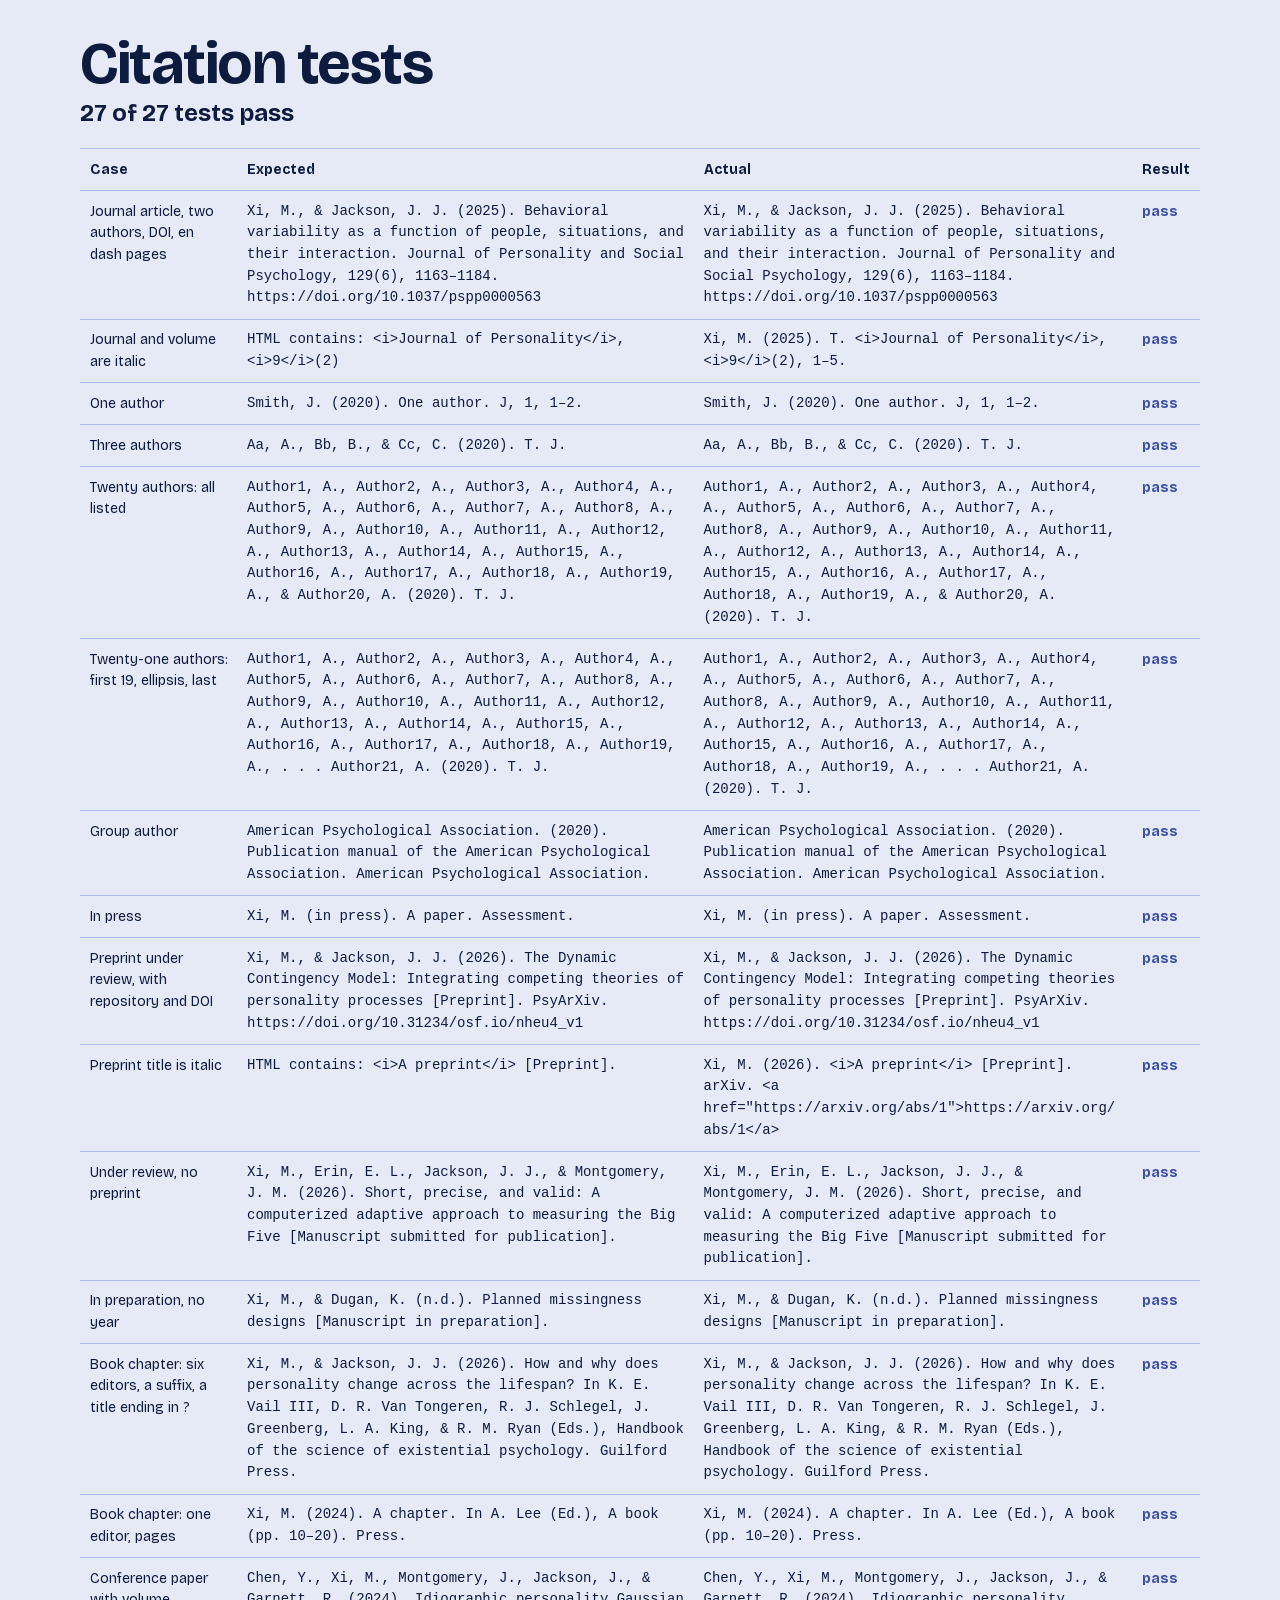
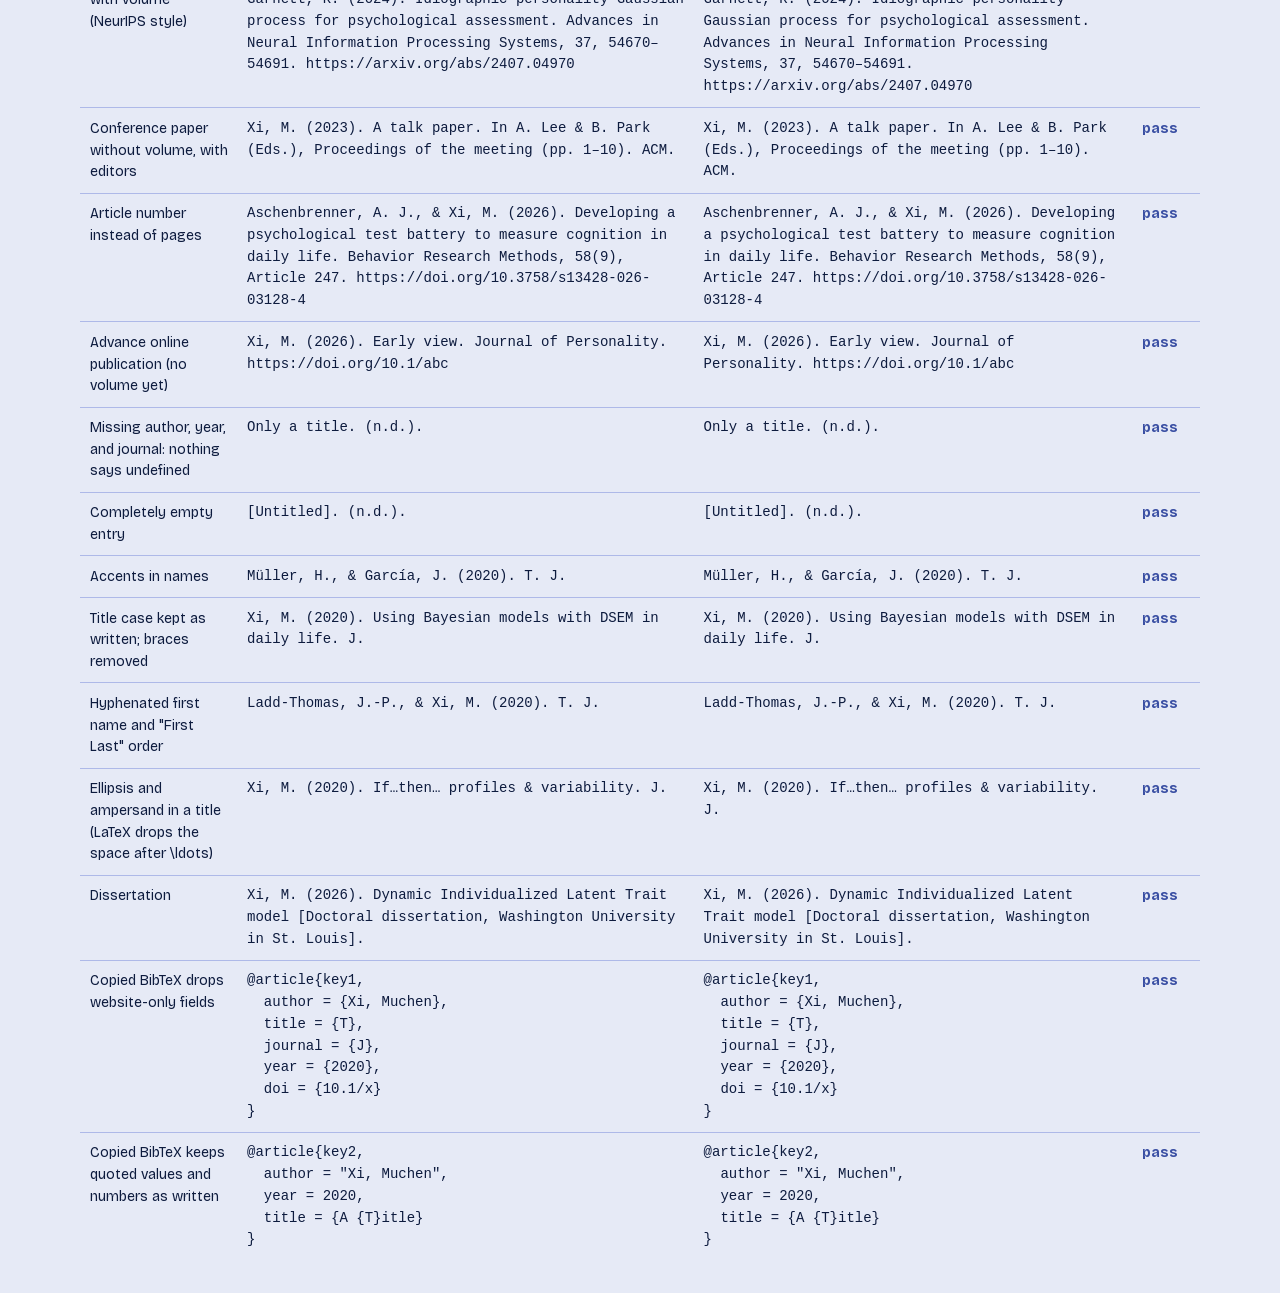
<file: tests/citations.html>
<!doctype html>
<!--
  tests/citations.html: checks that the citation code writes correct APA 7
  references and BibTeX. Open it through the local server:
  http://localhost:8000/tests/citations.html
  Every row should say "pass". If you change assets/js/apa.js or bibtex.js,
  open this page again.

  Safe to edit: add a test by copying one object in the TESTS list below.
-->
<html lang="en">
<head>
  <meta charset="utf-8">
  <meta name="viewport" content="width=device-width, initial-scale=1">
  <title>Citation tests</title>
  <link rel="stylesheet" href="../assets/css/tokens.css">
  <link rel="stylesheet" href="../assets/css/base.css">
  <style>
    main { max-width: 72rem; margin: 0 auto; padding: 2rem 1rem; }
    table { border-collapse: collapse; width: 100%; font-size: 0.875rem; }
    th, td { text-align: left; vertical-align: top; padding: 0.6rem; border-top: 1px solid var(--tint-strong); }
    td:nth-child(2), td:nth-child(3) { overflow-wrap: anywhere; }
    .pass { color: var(--line); font-weight: 700; }
    .fail { color: var(--on-accent); background: var(--accent); font-weight: 700; }
    #summary { font-size: 1.5rem; font-weight: 700; }
  </style>
  <script src="../assets/js/bibtex.js"></script>
  <script src="../assets/js/apa.js"></script>
</head>
<body>
<main>
  <h1>Citation tests</h1>
  <p id="summary">Running…</p>
  <table>
    <thead><tr><th>Case</th><th>Expected</th><th>Actual</th><th>Result</th></tr></thead>
    <tbody id="rows"></tbody>
  </table>
</main>
<script>
// Each test: a name, one BibTeX entry, and what the APA text (or check) should be.
// "expect" compares the plain text. "contains" checks the HTML or BibTeX output instead.
function many(n) {
  var people = [];
  for (var i = 1; i <= n; i++) people.push("Author" + i + ", A.");
  return people.join(" and ");
}
function listed(n) {
  var people = [];
  for (var i = 1; i <= n; i++) people.push("Author" + i + ", A.");
  return people;
}

var TESTS = [
  { name: "Journal article, two authors, DOI, en dash pages",
    bib: "@article{a, author={Xi, Muchen and Jackson, Joshua J.}, title={Behavioral variability as a function of people, situations, and their interaction}, journal={Journal of Personality and Social Psychology}, year={2025}, volume={129}, number={6}, pages={1163--1184}, doi={10.1037/pspp0000563}}",
    expect: "Xi, M., & Jackson, J. J. (2025). Behavioral variability as a function of people, situations, and their interaction. Journal of Personality and Social Psychology, 129(6), 1163–1184. https://doi.org/10.1037/pspp0000563" },
  { name: "Journal and volume are italic",
    bib: "@article{a, author={Xi, Muchen}, title={T}, journal={Journal of Personality}, year={2025}, volume={9}, number={2}, pages={1--5}}",
    contains: "<i>Journal of Personality</i>, <i>9</i>(2)" },
  { name: "One author",
    bib: "@article{a, author={Smith, Jane}, title={One author}, journal={J}, year={2020}, volume={1}, pages={1--2}}",
    expect: "Smith, J. (2020). One author. J, 1, 1–2." },
  { name: "Three authors",
    bib: "@article{a, author={Aa, Anna and Bb, Bo and Cc, Cy}, title={T}, journal={J}, year={2020}}",
    expect: "Aa, A., Bb, B., & Cc, C. (2020). T. J." },
  { name: "Twenty authors: all listed",
    bib: "@article{a, author={" + many(20) + "}, title={T}, journal={J}, year={2020}}",
    expect: listed(19).join(", ") + ", & Author20, A. (2020). T. J." },
  { name: "Twenty-one authors: first 19, ellipsis, last",
    bib: "@article{a, author={" + many(21) + "}, title={T}, journal={J}, year={2020}}",
    expect: listed(19).join(", ") + ", . . . Author21, A. (2020). T. J." },
  { name: "Group author",
    bib: "@book{a, author={{American Psychological Association}}, title={Publication manual of the American Psychological Association}, publisher={American Psychological Association}, year={2020}}",
    expect: "American Psychological Association. (2020). Publication manual of the American Psychological Association. American Psychological Association." },
  { name: "In press",
    bib: "@article{a, author={Xi, Muchen}, title={A paper}, journal={Assessment}, year={in press}}",
    expect: "Xi, M. (in press). A paper. Assessment." },
  { name: "Preprint under review, with repository and DOI",
    bib: "@misc{a, author={Xi, Muchen and Jackson, Joshua J.}, title={The {Dynamic Contingency Model}: Integrating competing theories of personality processes}, howpublished={PsyArXiv}, year={2026}, doi={10.31234/osf.io/nheu4_v1}, status={under review}}",
    expect: "Xi, M., & Jackson, J. J. (2026). The Dynamic Contingency Model: Integrating competing theories of personality processes [Preprint]. PsyArXiv. https://doi.org/10.31234/osf.io/nheu4_v1" },
  { name: "Preprint title is italic",
    bib: "@misc{a, author={Xi, Muchen}, title={A preprint}, howpublished={arXiv}, year={2026}, url={https://arxiv.org/abs/1}, status={under review}}",
    contains: "<i>A preprint</i> [Preprint]." },
  { name: "Under review, no preprint",
    bib: "@unpublished{a, author={Xi, Muchen and Erin, E. L. and Jackson, Joshua J. and Montgomery, J. M.}, title={Short, precise, and valid: A computerized adaptive approach to measuring the {Big Five}}, year={2026}, status={under review}}",
    expect: "Xi, M., Erin, E. L., Jackson, J. J., & Montgomery, J. M. (2026). Short, precise, and valid: A computerized adaptive approach to measuring the Big Five [Manuscript submitted for publication]." },
  { name: "In preparation, no year",
    bib: "@unpublished{a, author={Xi, Muchen and Dugan, K.}, title={Planned missingness designs}, status={in preparation}}",
    expect: "Xi, M., & Dugan, K. (n.d.). Planned missingness designs [Manuscript in preparation]." },
  { name: "Book chapter: six editors, a suffix, a title ending in ?",
    bib: "@incollection{a, author={Xi, Muchen and Jackson, Joshua J.}, title={How and why does personality change across the lifespan?}, booktitle={Handbook of the science of existential psychology}, editor={Vail, III, Kenneth E. and Van Tongeren, Daryl R. and Schlegel, Rebecca J. and Greenberg, Jeff and King, Laura A. and Ryan, Richard M.}, publisher={Guilford Press}, year={2026}}",
    expect: "Xi, M., & Jackson, J. J. (2026). How and why does personality change across the lifespan? In K. E. Vail III, D. R. Van Tongeren, R. J. Schlegel, J. Greenberg, L. A. King, & R. M. Ryan (Eds.), Handbook of the science of existential psychology. Guilford Press." },
  { name: "Book chapter: one editor, pages",
    bib: "@incollection{a, author={Xi, Muchen}, title={A chapter}, booktitle={A book}, editor={Lee, Ann}, pages={10--20}, publisher={Press}, year={2024}}",
    expect: "Xi, M. (2024). A chapter. In A. Lee (Ed.), A book (pp. 10–20). Press." },
  { name: "Conference paper with volume (NeurIPS style)",
    bib: "@inproceedings{a, author={Chen, Y. and Xi, M. and Montgomery, J. and Jackson, J. and Garnett, R.}, title={Idiographic personality {Gaussian} process for psychological assessment}, booktitle={Advances in Neural Information Processing Systems}, volume={37}, pages={54670--54691}, year={2024}, url={https://arxiv.org/abs/2407.04970}}",
    expect: "Chen, Y., Xi, M., Montgomery, J., Jackson, J., & Garnett, R. (2024). Idiographic personality Gaussian process for psychological assessment. Advances in Neural Information Processing Systems, 37, 54670–54691. https://arxiv.org/abs/2407.04970" },
  { name: "Conference paper without volume, with editors",
    bib: "@inproceedings{a, author={Xi, Muchen}, title={A talk paper}, booktitle={Proceedings of the meeting}, editor={Lee, Ann and Park, Bo}, pages={1--10}, publisher={ACM}, year={2023}}",
    expect: "Xi, M. (2023). A talk paper. In A. Lee & B. Park (Eds.), Proceedings of the meeting (pp. 1–10). ACM." },
  { name: "Article number instead of pages",
    bib: "@article{a, author={Aschenbrenner, Andrew J. and Xi, Muchen}, title={Developing a psychological test battery to measure cognition in daily life}, journal={Behavior Research Methods}, year={2026}, volume={58}, number={9}, eid={247}, doi={10.3758/s13428-026-03128-4}}",
    expect: "Aschenbrenner, A. J., & Xi, M. (2026). Developing a psychological test battery to measure cognition in daily life. Behavior Research Methods, 58(9), Article 247. https://doi.org/10.3758/s13428-026-03128-4" },
  { name: "Advance online publication (no volume yet)",
    bib: "@article{a, author={Xi, Muchen}, title={Early view}, journal={Journal of Personality}, year={2026}, doi={https://doi.org/10.1/abc}}",
    expect: "Xi, M. (2026). Early view. Journal of Personality. https://doi.org/10.1/abc" },
  { name: "Missing author, year, and journal: nothing says undefined",
    bib: "@article{a, title={Only a title}}",
    expect: "Only a title. (n.d.)." },
  { name: "Completely empty entry",
    bib: "@misc{a, note={nothing}}",
    expect: "[Untitled]. (n.d.)." },
  { name: "Accents in names",
    bib: "@article{a, author={M{\\\"u}ller, Hans and Garc{\\'i}a, Jos{\\'e}}, title={T}, journal={J}, year={2020}}",
    expect: "Müller, H., & García, J. (2020). T. J." },
  { name: "Title case kept as written; braces removed",
    bib: "@article{a, author={Xi, Muchen}, title={Using {Bayesian} models with {DSEM} in daily life}, journal={J}, year={2020}}",
    expect: "Xi, M. (2020). Using Bayesian models with DSEM in daily life. J." },
  { name: "Hyphenated first name and \"First Last\" order",
    bib: "@article{a, author={Jean-Paul Ladd-Thomas and Xi, Muchen}, title={T}, journal={J}, year={2020}}",
    expect: "Ladd-Thomas, J.-P., & Xi, M. (2020). T. J." },
  { name: "Ellipsis and ampersand in a title (LaTeX drops the space after \\ldots)",
    bib: "@article{a, author={Xi, Muchen}, title={If\\ldots then\\ldots{} profiles \\& variability}, journal={J}, year={2020}}",
    expect: "Xi, M. (2020). If…then… profiles & variability. J." },
  { name: "Dissertation",
    bib: "@phdthesis{a, author={Xi, Muchen}, title={Dynamic {Individualized} {Latent} {Trait} model}, school={Washington University in St. Louis}, year={2026}}",
    expect: "Xi, M. (2026). Dynamic Individualized Latent Trait model [Doctoral dissertation, Washington University in St. Louis]." },
  { name: "Copied BibTeX drops website-only fields",
    bib: "@article{key1, author = {Xi, Muchen}, title = {T}, journal = {J}, year = {2020}, doi = {10.1/x}, selected = {true}, theme = {dynamics}, preprint = {https://x}, status = {under review}}",
    bibtex: "@article{key1,\n  author = {Xi, Muchen},\n  title = {T},\n  journal = {J},\n  year = {2020},\n  doi = {10.1/x}\n}" },
  { name: "Copied BibTeX keeps quoted values and numbers as written",
    bib: "@article{key2, author = \"Xi, Muchen\", year = 2020, title = {A {T}itle}, code = {https://c}}",
    bibtex: "@article{key2,\n  author = \"Xi, Muchen\",\n  year = 2020,\n  title = {A {T}itle}\n}" }
];

var rows = document.getElementById("rows");
var passed = 0;
function esc(s) { return String(s).replace(/[&<>]/g, function (c) { return { "&": "&amp;", "<": "&lt;", ">": "&gt;" }[c]; }); }

TESTS.forEach(function (t) {
  var entry = Bib.parse(t.bib)[0];
  var expected, actual, ok;
  try {
    if (t.bibtex) {
      expected = t.bibtex; actual = Bib.toBibtex(entry); ok = actual === expected;
    } else if (t.contains) {
      expected = "HTML contains: " + t.contains; actual = APA.format(entry).html; ok = actual.indexOf(t.contains) !== -1;
    } else {
      expected = t.expect; actual = APA.format(entry).text; ok = actual === expected;
    }
    if (/undefined|NaN/.test(actual)) ok = false;
  } catch (e) {
    actual = "Error: " + e.message; ok = false;
  }
  if (ok) passed++;
  var tr = document.createElement("tr");
  tr.innerHTML = "<td>" + esc(t.name) + "</td><td><pre style='white-space:pre-wrap;margin:0'>" + esc(expected) +
    "</pre></td><td><pre style='white-space:pre-wrap;margin:0'>" + esc(actual) + "</pre></td><td class='" +
    (ok ? "pass'>pass" : "fail'>FAIL") + "</td>";
  rows.appendChild(tr);
});
document.getElementById("summary").textContent = passed + " of " + TESTS.length + " tests pass";
document.getElementById("summary").setAttribute("data-result", passed === TESTS.length ? "all-pass" : "some-fail");
</script>
</body>
</html>
</file>
<file: assets/css/tokens.css>
/*
  tokens.css: every color, font, size, and spacing value on the site.

  Safe to edit: any value below. Change a color here and it changes
  everywhere. Do not put colors or font sizes in any other CSS file.

  Two themes:
  - Day theme is the first block (:root).
  - Night theme is written twice below (once for "follow my computer's
    setting", once for "the visitor picked night"). If you change a night
    color, change it in BOTH night blocks.
*/

/* The font file lives in assets/fonts/. License: assets/fonts/OFL.txt */
@font-face {
  font-family: "Bricolage Grotesque";
  src: url("../fonts/bricolage-grotesque-latin.woff2") format("woff2");
  font-weight: 200 800;
  font-stretch: 75% 100%;
  font-display: swap;
  unicode-range: U+0000-00FF, U+0131, U+0152-0153, U+02BB-02BC, U+02C6, U+02DA,
    U+02DC, U+0304, U+0308, U+0329, U+2000-206F, U+20AC, U+2122, U+2191, U+2193,
    U+2212, U+2215, U+FEFF, U+FFFD;
}
@font-face {
  font-family: "Bricolage Grotesque";
  src: url("../fonts/bricolage-grotesque-latin-ext.woff2") format("woff2");
  font-weight: 200 800;
  font-stretch: 75% 100%;
  font-display: swap;
  unicode-range: U+0100-02BA, U+02BD-02C5, U+02C7-02CC, U+02CE-02D7, U+02DD-02FF,
    U+0304, U+0308, U+0329, U+1D00-1DBF, U+1E00-1E9F, U+1EF2-1EFF, U+2020,
    U+20A0-20AB, U+20AD-20C0, U+2113, U+2C60-2C7F, U+A720-A7FF;
}

/* ===== EDIT HERE: day theme colors ===== */
:root {
  color-scheme: light;
  --bg: #E6EAF6;        /* page background (paper) */
  --text: #0D1B3E;      /* main text (ink) */
  --muted: #4A5677;     /* secondary text: dates, venues, captions */
  --line: #3A4FA3;      /* curves, scale ticks, links */
  --tint: #C5CEF0;      /* curve fills, quiet blocks */
  --tint-strong: #AEB9E8; /* a slightly deeper tint for hover */
  --accent: #C2381B;    /* the one red: current page, red curve, main button */
  --on-accent: #FFFFFF; /* text placed on top of the red */
  --block: #0D1B3E;     /* dark band (footer) */
  --on-block: #E6EAF6;  /* text on the dark band */
  --on-block-muted: #A7B3DD;
}

/* ===== EDIT HERE: night theme colors (copy 1 of 2) ===== */
@media (prefers-color-scheme: dark) {
  :root:not([data-theme="light"]) {
    color-scheme: dark;
    --bg: #0D1B3E;
    --text: #E6EAF6;
    --muted: #A7B3DD;
    --line: #9DB0FF;
    --tint: #1B2E63;
    --tint-strong: #253C7A;
    --accent: #E8573A;
    --on-accent: #0D1B3E;
    --block: #08122B;
    --on-block: #E6EAF6;
    --on-block-muted: #A7B3DD;
  }
}

/* ===== night theme colors (copy 2 of 2, keep in sync with copy 1) ===== */
:root[data-theme="dark"] {
  color-scheme: dark;
  --bg: #0D1B3E;
  --text: #E6EAF6;
  --muted: #A7B3DD;
  --line: #9DB0FF;
  --tint: #1B2E63;
  --tint-strong: #253C7A;
  --accent: #E8573A;
  --on-accent: #0D1B3E;
  --block: #08122B;
  --on-block: #E6EAF6;
  --on-block-muted: #A7B3DD;
}

/* ===== EDIT HERE: type, sizes, spacing (same in both themes) ===== */
:root {
  --figure-bg: #FFFFFF;      /* behind research figures, which have white backgrounds */

  --font: "Bricolage Grotesque", "Avenir Next", "Segoe UI", system-ui, sans-serif;

  /* Type scale, from small to huge. Values grow smoothly with screen width. */
  --size-small: 0.875rem;                          /* 14px */
  --size-body: 1.125rem;                           /* 18px */
  --size-lead: clamp(1.25rem, 1.1rem + 0.6vw, 1.5rem);   /* 20 to 24px */
  --size-h2: clamp(1.75rem, 1.4rem + 1.4vw, 2.25rem);    /* 28 to 36px */
  --size-h1: clamp(2.5rem, 1.8rem + 3vw, 3.75rem);       /* 40 to 60px */
  --size-name: clamp(3.25rem, 1.6rem + 7vw, 6rem);       /* 52 to 96px */

  --leading-body: 1.55;
  --leading-tight: 1.05;
  --measure: 68ch;           /* longest comfortable line of text */

  /* Spacing steps */
  --space-1: 0.25rem;
  --space-2: 0.5rem;
  --space-3: 1rem;
  --space-4: 1.5rem;
  --space-5: 2.5rem;
  --space-6: 4rem;
  --space-7: 6rem;

  --page-max: 80rem;         /* widest the content gets */
  --gutter: clamp(1rem, 4vw, 2.5rem); /* space at the page edges */
  --stroke: 1.75px;          /* line width for icons and curves */
  --target: 44px;            /* smallest tap target */
  --header-h: 4.5rem;        /* height of the top menu bar */
}
</file>
<file: assets/css/base.css>
/*
  base.css: how plain text, links, headings, and focus look on every page.

  Safe to edit: spacing and weights. Colors and sizes come from tokens.css,
  so change them there instead of here.
*/

*, *::before, *::after { box-sizing: border-box; }

html {
  -webkit-text-size-adjust: 100%;
  text-size-adjust: 100%;
}

body {
  margin: 0;
  background: var(--bg);
  color: var(--text);
  font-family: var(--font);
  font-size: var(--size-body);
  line-height: var(--leading-body);
  font-optical-sizing: auto;
  -webkit-font-smoothing: antialiased;
}

img, svg { display: block; max-width: 100%; height: auto; }

button { font: inherit; }

h1, h2, h3 {
  margin: 0;
  font-weight: 700;
  line-height: var(--leading-tight);
  letter-spacing: -0.025em;
  text-wrap: balance;
}
h1 { font-size: var(--size-h1); }
h2 { font-size: var(--size-h2); }
h3 { font-size: var(--size-lead); letter-spacing: -0.015em; line-height: 1.2; }

p { margin: 0 0 var(--space-3); max-width: var(--measure); text-wrap: pretty; }

a {
  color: inherit;
  text-decoration-line: underline;
  text-decoration-color: var(--line);
  text-decoration-thickness: 1.5px;
  text-underline-offset: 0.2em;
}
a:hover { text-decoration-thickness: 3px; }

/* Keyboard focus: a thick ring that shows in both themes. */
:focus-visible {
  outline: 3px solid var(--accent);
  outline-offset: 3px;
  border-radius: 2px;
}

/* "Skip to content" link: hidden until a keyboard user presses Tab. */
.skip-link {
  position: absolute;
  left: var(--space-3);
  top: -100px;
  z-index: 10;
  padding: var(--space-2) var(--space-3);
  background: var(--accent);
  color: var(--on-accent);
  font-weight: 700;
  text-decoration: none;
}
.skip-link:focus { top: var(--space-3); }

/* Text only screen readers hear. */
.visually-hidden {
  position: absolute !important;
  width: 1px; height: 1px;
  overflow: hidden;
  clip: rect(0 0 0 0);
  white-space: nowrap;
}

/* Icons from assets/img/icons.svg take the color of the text around them. */
.icon {
  width: 1.25em;
  height: 1.25em;
  flex: none;
  fill: none;
  stroke: currentColor;
  stroke-width: var(--stroke);
  stroke-linecap: round;
  stroke-linejoin: round;
}

/* Unfinished content.
   .draft marks wording waiting for approval. It looks like normal text on
   purpose; the list of drafts is kept in _private/log.md.
   .todo marks missing information, shown in grey so it is easy to spot. */
.todo { color: var(--muted); }
</file>
<file: assets/css/layout.css>
/*
  layout.css: the page frame shared by every page: content width, the
  header with the main menu, and the footer.

  Safe to edit: spacing and sizes. Colors come from tokens.css.
*/

/* Content column with even space at the page edges. */
.wrap,
.site-header__inner,
.site-footer__inner {
  width: 100%;
  max-width: var(--page-max);
  margin-inline: auto;
  padding-inline: var(--gutter);
}

main { display: block; }
main:focus { outline: none; }

/* ===== Header: stays at the top while scrolling ===== */
.site-header {
  position: sticky;
  top: 0;
  z-index: 5;
  background: var(--bg);
  border-bottom: 1px solid var(--tint-strong);
}
.site-header__inner {
  display: flex;
  align-items: center;
  gap: var(--space-4);
  min-height: var(--header-h);
}

.site-name {
  margin-right: auto;
  font-weight: 700;
  font-size: var(--size-lead);
  letter-spacing: -0.02em;
  text-decoration: none;
}

/* ===== Main menu ===== */
.site-nav ul {
  display: flex;
  gap: var(--space-1);
  margin: 0;
  padding: 0;
  list-style: none;
}
.site-nav a {
  position: relative;
  display: flex;
  align-items: center;
  min-height: var(--target);
  padding: 0 var(--space-3);
  color: var(--muted);
  font-weight: 500;
  text-decoration: none;
  white-space: nowrap;
}
.site-nav a:hover { color: var(--text); }
.site-nav a[aria-current="page"] { color: var(--text); font-weight: 700; }
.site-nav a[aria-current="page"]::after {   /* short red underline: you are here */
  content: "";
  position: absolute;
  left: var(--space-3);
  right: var(--space-3);
  bottom: 6px;
  height: 3px;
  border-radius: 2px;
  background: var(--accent);
}

/* ===== Day/night button ===== */
.theme-toggle {
  display: inline-grid;
  place-items: center;
  flex: none;
  width: var(--target);
  height: var(--target);
  padding: 0;
  border: 1px solid var(--tint-strong);
  border-radius: 50%;
  background: transparent;
  color: var(--text);
  cursor: pointer;
}
.theme-toggle:hover { background: var(--tint); }
.theme-toggle .icon { width: 20px; height: 20px; }

/* ===== Footer ===== */
.site-footer {
  margin-top: var(--space-7);
  background: var(--block);
  color: var(--on-block);
}
.site-footer__inner {
  display: flex;
  flex-wrap: wrap;
  justify-content: space-between;
  gap: var(--space-4) var(--space-6);
  padding-block: var(--space-6);
}
.site-footer p { margin: 0; }
.site-footer__name { font-size: var(--size-h2); font-weight: 700; letter-spacing: -0.025em; line-height: 1.1; }
.site-footer__role { color: var(--on-block-muted); margin-top: var(--space-2) !important; }
.site-footer__links { list-style: none; margin: 0; padding: 0; display: grid; gap: var(--space-1); }
.site-footer__links a {
  display: inline-flex;
  align-items: center;
  gap: var(--space-2);
  min-height: var(--target);
  text-decoration: none;
}
.site-footer__links a:hover span { text-decoration: underline; }

/* ===== Narrow screens: name and switch on one row, the menu below ===== */
@media (max-width: 760px) {
  .site-header__inner { flex-wrap: wrap; gap: 0 var(--space-3); padding-top: var(--space-2); }
  .site-nav {
    order: 3;
    flex: 1 0 100%;
    min-width: 0;
    overflow-x: auto;             /* the menu scrolls sideways if it does not fit */
    margin-inline: calc(var(--gutter) * -1);
    padding-inline: calc(var(--gutter) - var(--space-3));
    scrollbar-width: none;
  }
}
</file>
<file: assets/css/components.css>
/*
  components.css: reusable pieces used on several pages: buttons, section
  headings, publication rows, tool rows, icon tiles, the updates list, and
  figure captions.

  Safe to edit: spacing, corner shapes, column widths.
  Colors and sizes come from tokens.css.
*/

/* ===== Sections ===== */
.section { padding-top: var(--space-7); }
.section__head {
  display: flex;
  flex-wrap: wrap;
  align-items: baseline;
  justify-content: space-between;
  gap: var(--space-2) var(--space-4);
  margin-bottom: var(--space-5);
}
.section__more { font-weight: 500; }

/* ===== Buttons ===== */
.buttons { display: flex; flex-wrap: wrap; gap: var(--space-2); margin: 0; padding: 0; list-style: none; }
.button {
  display: inline-flex;
  align-items: center;
  gap: var(--space-2);
  min-height: var(--target);
  padding: 0 1.1rem;
  border: var(--stroke) solid var(--line);
  border-radius: 999px;
  color: var(--text);
  font-weight: 500;
  text-decoration: none;
}
.button:hover { background: var(--tint); }
.button--primary {                 /* the one red button per page */
  background: var(--accent);
  border-color: var(--accent);
  color: var(--on-accent);
  font-weight: 700;
}
.button--primary:hover { background: var(--accent); filter: brightness(1.08); }

/* ===== Icon tile: an arch, echoing the photo frame ===== */
.tile {
  display: grid;
  place-items: center;
  width: 4.5rem;
  height: 5rem;
  border-radius: 999px 999px 6px 6px;
  background: var(--tint);
  color: var(--line);
}
.tile .icon { width: 2.25rem; height: 2.25rem; }

/* ===== Publication rows ===== */
.pub-list { list-style: none; margin: 0; padding: 0; }
.pub {
  display: grid;
  grid-template-columns: 4.5rem 1fr;
  gap: var(--space-1) var(--space-4);
  padding-block: var(--space-4);
  border-top: 1px solid var(--tint-strong);
}
.pub__year { color: var(--muted); font-weight: 500; font-variant-numeric: tabular-nums; }
.pub__title { font-size: var(--size-body); font-weight: 700; line-height: 1.3; margin: 0 0 var(--space-1); max-width: var(--measure); }
.pub__meta { color: var(--muted); margin: 0 0 var(--space-2); max-width: var(--measure); }
.pub__links { grid-column: 2; display: flex; flex-wrap: wrap; gap: 0 var(--space-4); margin: 0; padding: 0; list-style: none; }
.pub__links a {
  display: inline-flex;
  align-items: center;
  gap: 0.4rem;
  min-height: var(--target);
  font-weight: 500;
}

/* ===== Cite box (opens under a paper) ===== */
.cite summary {
  display: inline-flex;
  align-items: center;
  gap: 0.4rem;
  min-height: var(--target);
  font-weight: 500;
  cursor: pointer;
  list-style: none;
  text-decoration: underline;
  text-decoration-color: var(--line);
  text-decoration-thickness: 1.5px;
  text-underline-offset: 0.2em;
}
.cite summary::-webkit-details-marker { display: none; }
.pub__links li:has(> .cite[open]) { flex-basis: 100%; }
.cite__panel {
  margin: var(--space-2) 0 var(--space-3);
  padding: var(--space-4);
  border-radius: 10px;
  background: var(--tint);
  max-width: 48rem;
}
.cite__label { font-weight: 700; margin: 0 0 var(--space-1); }
.cite__label + * { margin-top: 0; }
.cite__apa { margin-bottom: var(--space-2); overflow-wrap: anywhere; }
.cite__bib {
  margin: 0 0 var(--space-2);
  padding: var(--space-3);
  border-radius: 6px;
  background: var(--bg);
  font-family: ui-monospace, "SF Mono", Menlo, Consolas, monospace;
  font-size: var(--size-small);
  line-height: 1.5;
  white-space: pre-wrap;
  overflow-wrap: anywhere;
}
.cite__copy { margin-bottom: var(--space-4); }
.cite__copy:last-of-type { margin-bottom: 0; }

/* ===== Tool and data rows ===== */
.tool-list { list-style: none; margin: 0; padding: 0; display: grid; gap: var(--space-5); }
.tool {
  display: grid;
  grid-template-columns: auto 1fr;
  gap: var(--space-4);
  align-items: start;
}
.tool__name { margin: var(--space-2) 0 var(--space-1); }
.tool__kind { color: var(--muted); font-size: var(--size-small); font-weight: 600; margin: 0 0 var(--space-1); }
.tool__what { color: var(--muted); margin-bottom: var(--space-1); }
.tool .pub__links { grid-column: auto; }

/* ===== Recent updates ===== */
.news-list { list-style: none; margin: 0; padding: 0; display: grid; gap: var(--space-3); max-width: 48rem; }
.news {
  display: grid;
  grid-template-columns: 9rem 1fr;
  gap: var(--space-3);
}
.news__date { color: var(--muted); font-variant-numeric: tabular-nums; }
.news p { margin: 0; }

/* ===== Figures ===== */
.figure { margin: 0; }
.figure figcaption {
  margin-top: var(--space-3);
  color: var(--muted);
  font-size: var(--size-small);
  line-height: 1.5;
  max-width: 46ch;
}

@media (max-width: 560px) {
  .pub { grid-template-columns: 1fr; }
  .pub__links { grid-column: 1; }
  .news { grid-template-columns: 1fr; gap: 0; }
  .tile { width: 3.75rem; height: 4.25rem; }
  .tile .icon { width: 1.9rem; height: 1.9rem; }
}
</file>
<file: assets/css/home.css>
/*
  home.css: styles used only on the home page.

  The home page is split into "screens": each <section class="screen"> fills
  one laptop screen, and scrolling settles at the top of the next screen, so
  no section is cut in half. Screen 1 holds the profile, bio, interests, and
  education side by side.

  Safe to edit: sizes and spacing. Colors come from tokens.css.
  To turn off the settle-on-each-screen scrolling, delete the line marked
  "SNAP" below.
*/

/* ===== Screens ===== */
html { scroll-padding-top: var(--header-h); }   /* keeps headings clear of the menu bar */

.screen { padding-block: var(--space-6); }
.screen .section__head { margin-bottom: var(--space-4); }
.block + .block { margin-top: var(--space-6); }

/* On laptop and desktop screens tall enough to hold a full screen of content */
@media (min-width: 761px) and (min-height: 600px) {
  html { scroll-snap-type: y proximity; }       /* SNAP: settle at the top of each screen */
  .screen {
    min-height: calc(100vh - var(--header-h));
    min-height: calc(100svh - var(--header-h));
    display: flex;
    flex-direction: column;
    justify-content: center;
    scroll-snap-align: start;
    padding-block: var(--space-4);
  }
}

/* ===== Profile: photo, name, and links, with education on the right ===== */
.profile {
  display: grid;
  grid-template-columns: auto minmax(0, 1fr) minmax(0, 24rem);
  align-items: center;
  gap: var(--space-5);
}
.profile__photo {
  width: clamp(7rem, 4.5rem + 4.5vw, 9.5rem);
  aspect-ratio: 1;
  border-radius: 50%;
  object-fit: cover;
  object-position: 50% 35%;
  background: var(--tint);
  box-shadow: 0 0 0 5px var(--bg), 0 0 0 6.5px var(--tint-strong);  /* thin ring around the photo */
}
.profile__name {
  font-size: clamp(2.5rem, 1.9rem + 2vw, 3.5rem);
  letter-spacing: -0.035em;
  line-height: 1;
  margin-bottom: var(--space-2);
}
.profile__role { font-size: var(--size-lead); font-weight: 500; line-height: 1.3; margin: 0; }
.profile__place { color: var(--muted); margin: var(--space-1) 0 var(--space-3); }
.profile__links { display: flex; flex-wrap: wrap; gap: var(--space-2); margin: 0; padding: 0; list-style: none; }
.profile__edu {
  align-self: center;
  padding-left: var(--space-4);
  border-left: 1px solid var(--tint-strong);
}

/* ===== Bio and interests: two columns ===== */
.intro {
  display: grid;
  grid-template-columns: minmax(0, 1fr) minmax(0, 1.1fr);
  gap: var(--space-6);
  margin-top: var(--space-4);
  padding-top: var(--space-4);
  border-top: 1px solid var(--tint-strong);
}
.intro h2, .profile__edu h2 { font-size: var(--size-lead); margin-bottom: var(--space-3); }
.intro__bio p { font-size: var(--size-body); line-height: 1.6; max-width: 70ch; margin-bottom: var(--space-3); }

.facts h3 {
  display: flex;
  align-items: center;
  gap: var(--space-2);
  font-size: 1.0625rem;
  letter-spacing: 0;
  margin: var(--space-3) 0 var(--space-1);
}
.facts h2 + h3 { margin-top: 0; }
.facts h3 .icon { color: var(--line); }

/* Interests: three groups of keyword tags */
.interests { display: grid; gap: var(--space-3); }
.interest h3 { margin-top: 0; }
.tags { display: flex; flex-wrap: wrap; gap: 0.4rem; margin: 0; padding: 0; list-style: none; }
.tags li {
  padding: 0.2rem 0.7rem;
  border-radius: 999px;
  background: var(--tint);
  color: var(--text);
  font-size: 0.9375rem;
  line-height: 1.5;
}

/* Degrees */
.degrees { margin: 0; padding: 0; list-style: none; display: grid; gap: var(--space-3); }
.degrees li { display: grid; grid-template-columns: auto 1fr; gap: var(--space-2); align-items: start; }
.degrees .icon { margin-top: 0.15em; color: var(--line); }
.degrees strong { display: block; font-size: 1rem; font-weight: 600; line-height: 1.35; }
.degrees span { color: var(--muted); font-size: 0.9375rem; }

/* ===== Three research lines ===== */
.lines {
  display: grid;
  grid-template-columns: repeat(3, minmax(0, 1fr));
  gap: var(--space-5);
  margin: 0;
  padding: 0;
  list-style: none;
}
.line h3 { margin: var(--space-3) 0 var(--space-2); }
.line p { color: var(--muted); }

/* ===== Selected papers (2 by 2) and featured tools (3 across) on the home page,
   so each fits on one screen. The full lists on their own pages stay one column. ===== */
@media (min-width: 900px) {
  #selected-pubs {
    display: grid;
    grid-template-columns: repeat(2, minmax(0, 1fr));
    column-gap: var(--space-5);
  }
  #selected-pubs .pub { grid-template-columns: 3.5rem 1fr; }
  #featured-tools { grid-template-columns: repeat(3, minmax(0, 1fr)); }
  #featured-tools .tool { grid-template-columns: minmax(0, 1fr); gap: var(--space-2); align-content: start; }
}

/* ===== Shorter laptop screens: tighten spacing so screen 1 still fits ===== */
@media (min-width: 761px) and (max-height: 780px) {
  .screen { padding-block: var(--space-3); }
  .intro { margin-top: var(--space-3); padding-top: var(--space-3); }
  .intro h2, .profile__edu h2 { margin-bottom: var(--space-2); }
  .intro__bio p { line-height: 1.5; }
  .tags li { padding-block: 0.1rem; }
  .degrees { gap: var(--space-2); }
}

/* ===== Narrower screens ===== */
@media (max-width: 1100px) {
  .profile { grid-template-columns: auto minmax(0, 1fr); }
  .profile__edu { grid-column: 1 / -1; padding: var(--space-4) 0 0; border-left: 0; border-top: 1px solid var(--tint-strong); }
  .profile__edu .degrees { grid-template-columns: repeat(3, minmax(0, 1fr)); }
}
@media (max-width: 900px) {
  .lines { grid-template-columns: minmax(0, 1fr); gap: var(--space-4); }
  .line { display: grid; grid-template-columns: auto 1fr; column-gap: var(--space-4); }
  .line .tile { grid-row: span 3; }
  .line h3 { margin-top: var(--space-2); }
  .intro { grid-template-columns: minmax(0, 1fr); gap: var(--space-5); }
}
@media (max-width: 560px) {
  .profile__edu .degrees { grid-template-columns: minmax(0, 1fr); }
  /* Photo stays beside the name, just smaller; the buttons move below both. */
  .profile { gap: var(--space-3) var(--space-4); }
  .profile__photo { grid-row: 1 / 4; align-self: center; width: 6.5rem; box-shadow: 0 0 0 4px var(--bg), 0 0 0 5px var(--tint-strong); }
  .profile__text { display: contents; }
  .profile__name, .profile__role, .profile__place { grid-column: 2; }
  .profile__name { align-self: end; margin: 0; }
  .profile__place { margin-bottom: 0; }
  .profile__links, .profile__edu { grid-column: 1 / -1; }
}
</file>
<file: assets/css/pages.css>
/*
  pages.css: styles for the inner pages (Research, Publications, Tools):
  the page introduction, section titles with icons, research projects with
  figures, and the tools list.

  Safe to edit: sizes, spacing, and column widths. Colors come from tokens.css.
*/

/* ===== Page introduction ===== */
.page-head { padding-top: var(--space-6); }
.page-head h1 { margin-bottom: var(--space-3); }
.page-head__lead { font-size: var(--size-lead); line-height: 1.5; max-width: 52ch; margin-bottom: var(--space-4); }

/* Jump links to the areas on a page */
.jump { display: flex; flex-wrap: wrap; gap: var(--space-2); margin: 0; padding: 0; list-style: none; }

/* ===== Section titles with a small icon tile ===== */
.section__title { display: flex; align-items: center; gap: var(--space-3); margin-bottom: var(--space-4); }
.tile--small { width: 2.75rem; height: 3.1rem; flex: none; }
.tile--small .icon { width: 1.5rem; height: 1.5rem; }
.area__lead { color: var(--muted); font-size: var(--size-lead); line-height: 1.5; max-width: 56ch; margin-bottom: var(--space-5); }

/* ===== Research projects ===== */
.projects {
  display: grid;
  grid-template-columns: repeat(auto-fill, minmax(min(100%, 19rem), 1fr));
  gap: var(--space-5) var(--space-5);
}
.project h3 { display: flex; align-items: center; gap: var(--space-3); margin-bottom: var(--space-2); }
.project p { color: var(--muted); }
.project__papers { display: flex; gap: var(--space-2); align-items: flex-start; font-size: var(--size-small); }
.project__papers .icon { margin-top: 0.15em; color: var(--line); }

/* A project with a figure spans the full width: text on the left, figure on the right */
.project--figure {
  grid-column: 1 / -1;
  display: grid;
  grid-template-columns: minmax(0, 1fr) minmax(0, 1.2fr);
  gap: var(--space-5);
  align-items: start;
  padding-bottom: var(--space-5);
  border-bottom: 1px solid var(--tint-strong);
}
.project__figure { margin: 0; }
.project__figure img {
  width: 100%;
  border-radius: 10px;
  border: 1px solid var(--tint-strong);
  background: var(--figure-bg); /* the figures have white backgrounds */
}
.project__figure figcaption { margin-top: var(--space-2); color: var(--muted); font-size: var(--size-small); line-height: 1.5; }

@media (max-width: 820px) {
  .project--figure { grid-template-columns: minmax(0, 1fr); }
}
</file>
